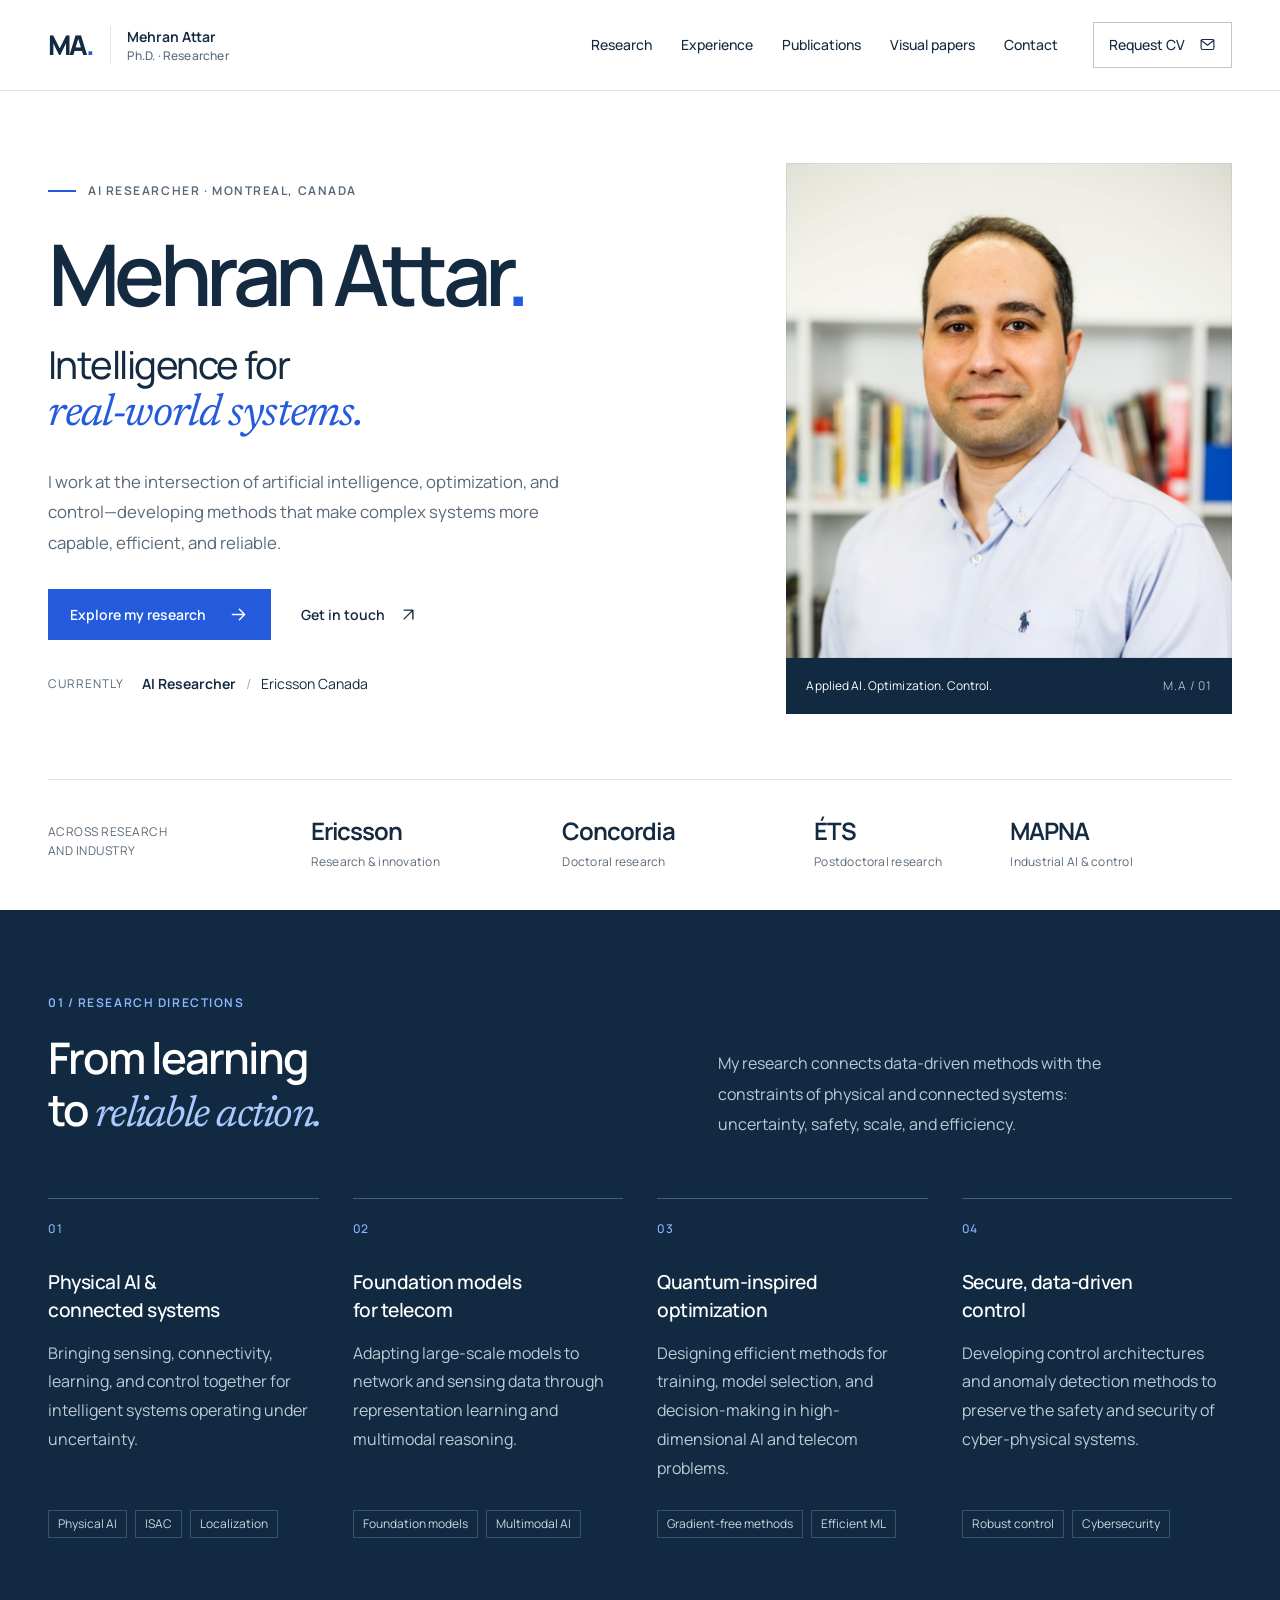
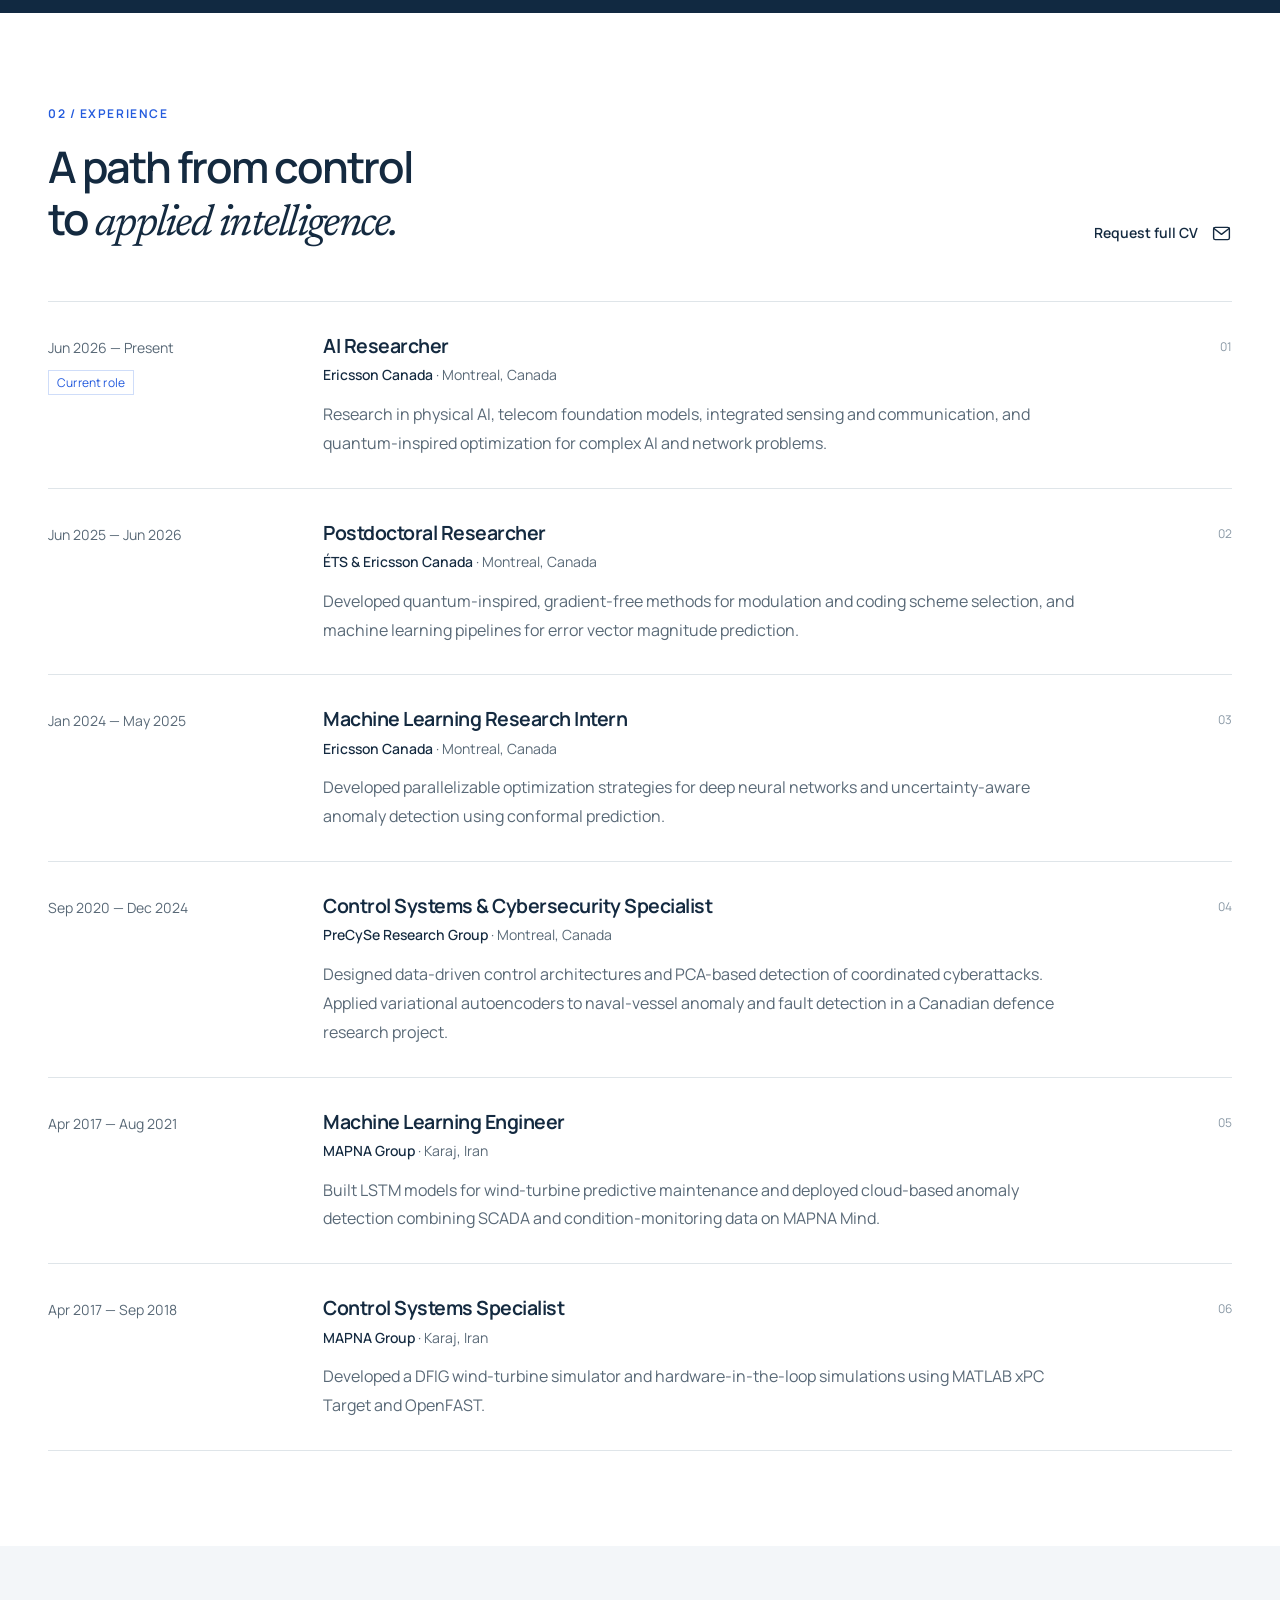
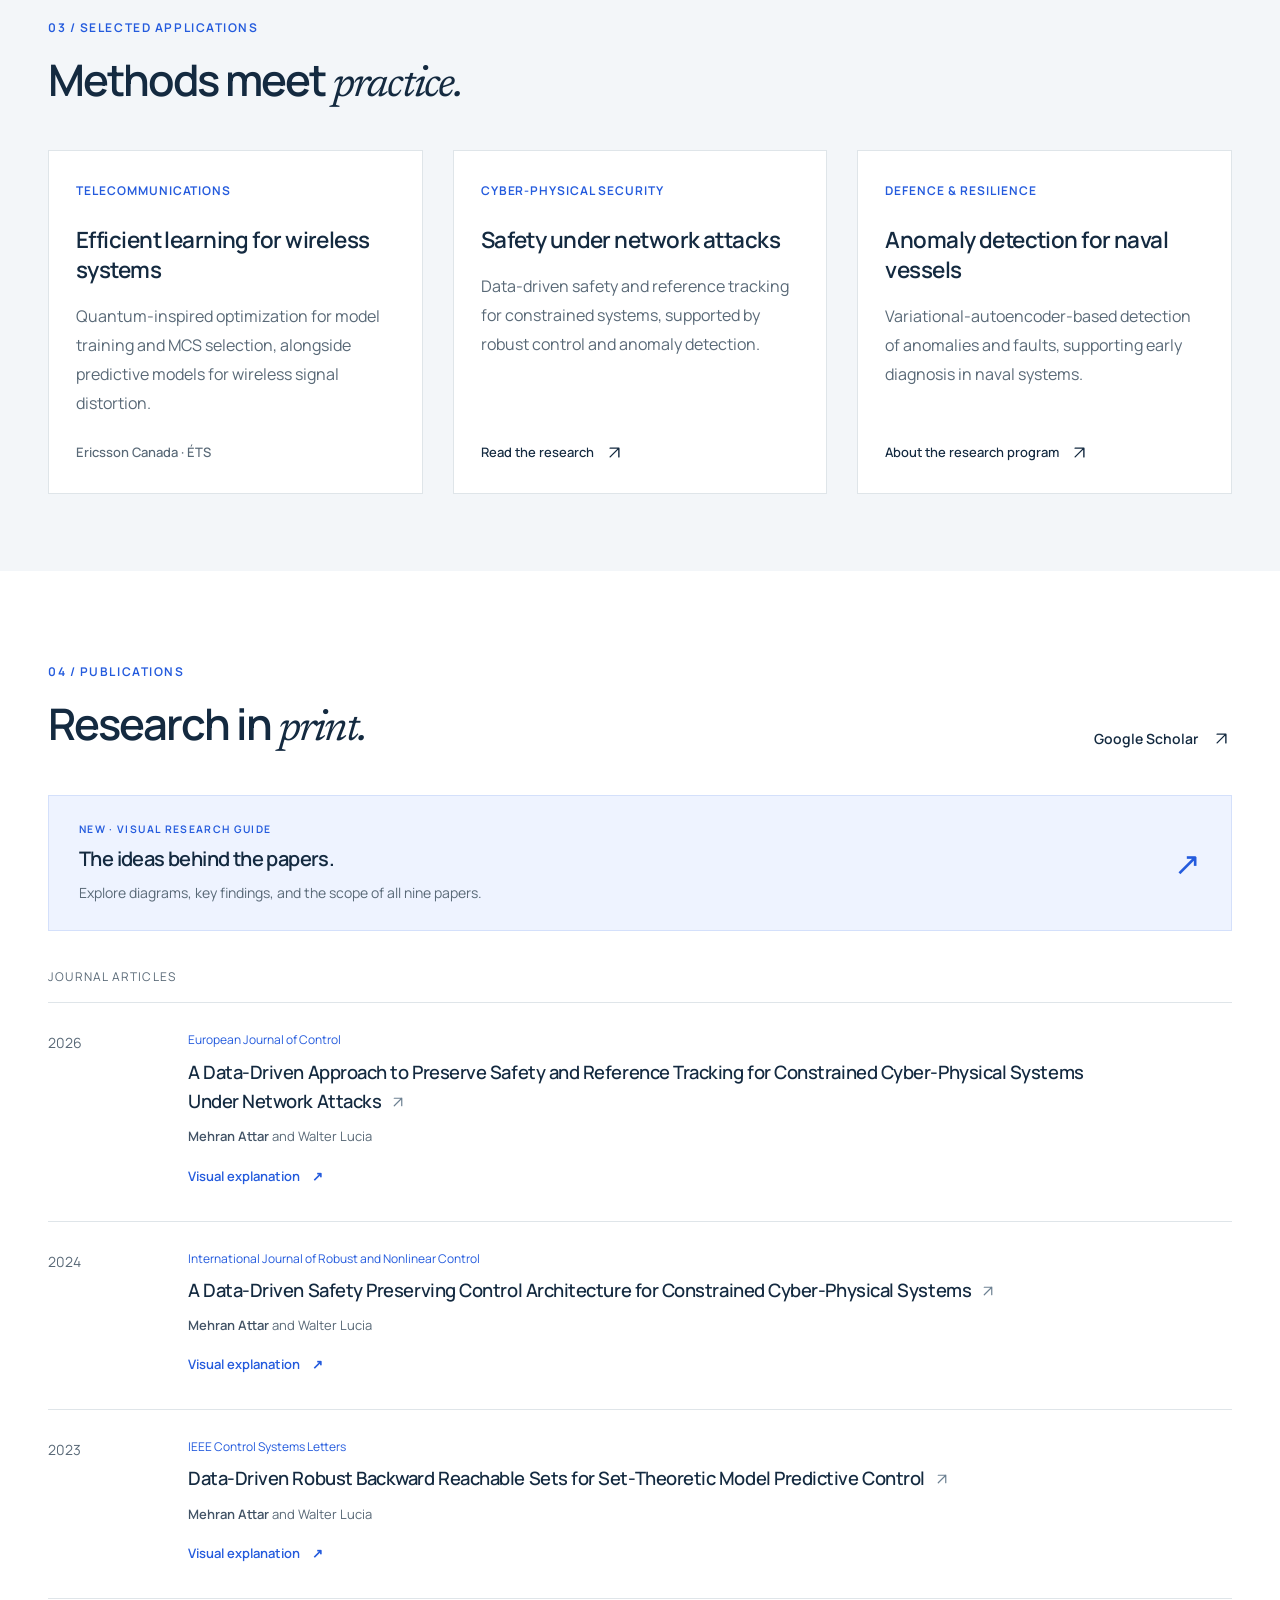
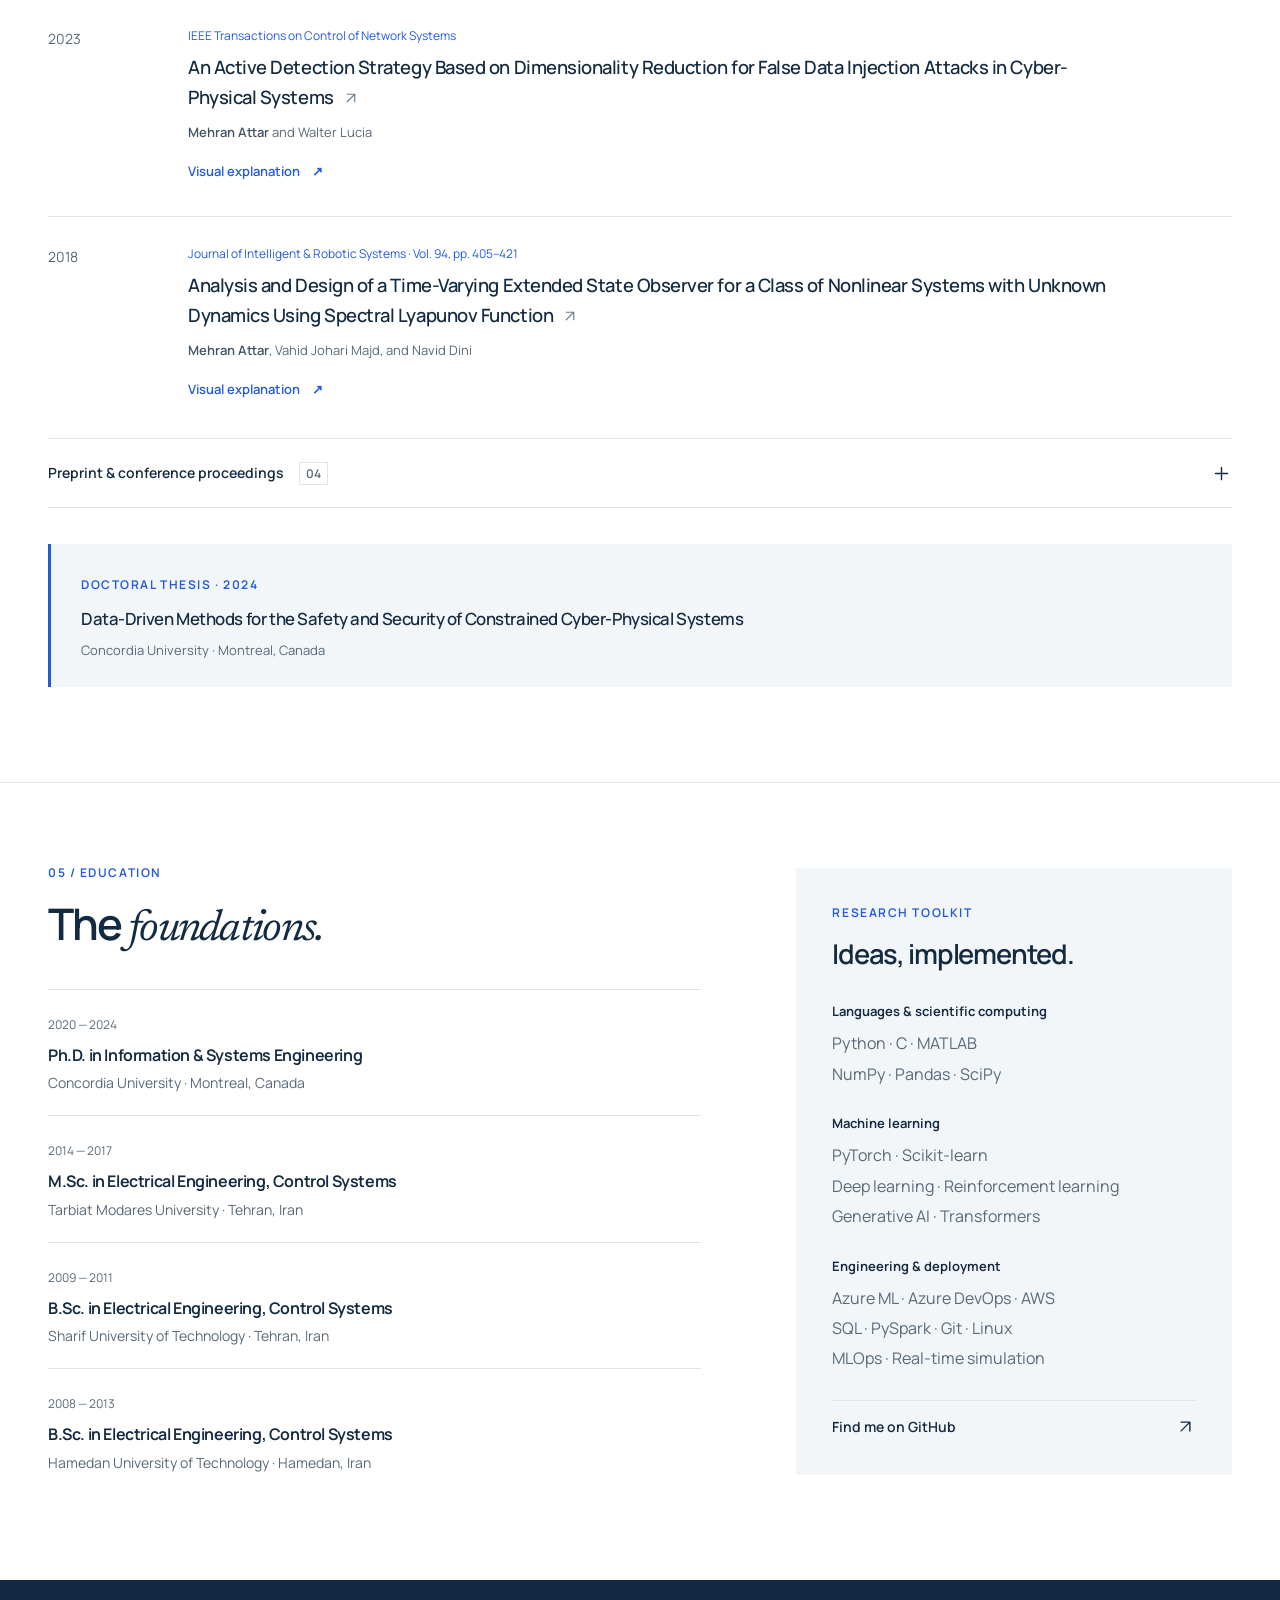
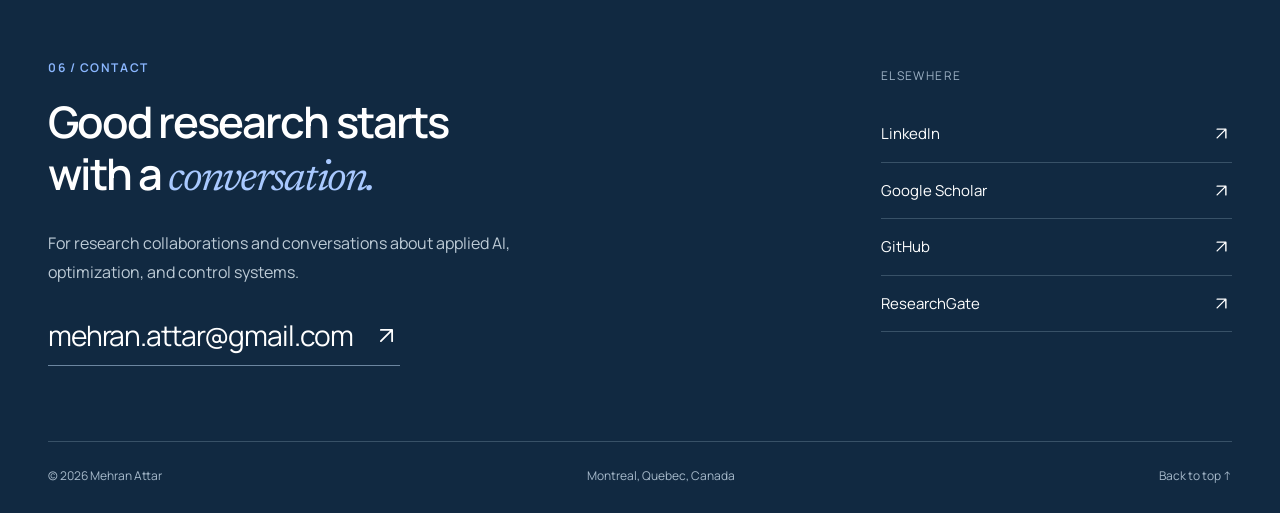
<file: index.html>
<!doctype html>
<html lang="en">
<head>
  <meta charset="utf-8">
  <meta name="viewport" content="width=device-width, initial-scale=1">
  <meta name="theme-color" content="#112941">
  <title>Mehran Attar, Ph.D. | AI, Optimization & Control</title>
  <meta name="description" content="Mehran Attar is an AI Researcher at Ericsson Canada in Montreal, working on physical AI, telecom foundation models, quantum-inspired optimization, and secure control systems.">
  <meta property="og:type" content="website">
  <meta property="og:title" content="Mehran Attar, Ph.D. | AI, Optimization & Control">
  <meta property="og:description" content="Research connecting artificial intelligence, optimization, and control with reliable real-world systems.">
  <link rel="icon" type="image/svg+xml" href="data:image/svg+xml,%3Csvg xmlns='http://www.w3.org/2000/svg' viewBox='0 0 40 40'%3E%3Crect width='40' height='40' rx='8' fill='%23112941'/%3E%3Cpath d='M8 28V12l8 10 8-10v16M28 28h5' stroke='%23ffffff' stroke-width='3' fill='none'/%3E%3C/svg%3E">
  <link rel="stylesheet" href="assets/style.css">
  <link rel="stylesheet" href="assets/papers.css">
  <script defer src="assets/site.js"></script>
</head>
<body>
  <a class="skip-link" href="#main">Skip to content</a>
  <svg class="icon-definitions" aria-hidden="true" xmlns="http://www.w3.org/2000/svg"><defs>
    <symbol id="i-arrow" viewBox="0 0 24 24"><path d="M5 12h14m-6-6 6 6-6 6"/></symbol>
    <symbol id="i-external" viewBox="0 0 24 24"><path d="M7 17 17 7M7 7h10v10"/></symbol>
    <symbol id="i-download" viewBox="0 0 24 24"><path d="M12 3v12m-5-5 5 5 5-5M5 16v5h14v-5"/></symbol>
    <symbol id="i-mail" viewBox="0 0 24 24"><rect x="3" y="5" width="18" height="14" rx="2"/><path d="m3 6 9 7 9-7"/></symbol>
    <symbol id="i-plus" viewBox="0 0 24 24"><path d="M5 12h14M12 5v14"/></symbol>
  </defs></svg>

  <header class="site-header">
    <div class="shell header-inner">
      <a class="brand" href="#about" aria-label="Mehran Attar, home"><span class="brand-mark">MA<span>.</span></span><span class="brand-name">Mehran Attar<span>Ph.D. · Researcher</span></span></a>
      <button class="menu-toggle" type="button" aria-expanded="false" aria-controls="main-navigation"><span>Menu</span><span class="menu-lines" aria-hidden="true"></span></button>
      <nav class="main-nav" id="main-navigation" aria-label="Main navigation">
        <a href="#research">Research</a><a href="#experience">Experience</a><a href="#publications">Publications</a><a href="papers.html">Visual papers</a><a href="#contact">Contact</a>
        <a class="nav-cv" href="mailto:mehran.attar@gmail.com?subject=CV%20request">Request CV<svg class="icon" aria-hidden="true"><use href="#i-mail"/></svg></a>
      </nav>
    </div>
  </header>

  <main id="main">
    <section class="hero shell" id="about" aria-labelledby="hero-title">
      <div class="hero-copy">
        <p class="eyebrow"><span class="small-rule"></span> AI researcher · Montreal, Canada</p>
        <h1 id="hero-title">Mehran Attar<span class="accent">.</span></h1>
        <p class="hero-statement">Intelligence for<br><em>real-world systems.</em></p>
        <p class="hero-description">I work at the intersection of artificial intelligence, optimization, and control—developing methods that make complex systems more capable, efficient, and reliable.</p>
        <div class="hero-actions"><a class="button button-primary" href="#research">Explore my research<svg class="icon" aria-hidden="true"><use href="#i-arrow"/></svg></a><a class="text-link" href="mailto:mehran.attar@gmail.com">Get in touch<svg class="icon" aria-hidden="true"><use href="#i-external"/></svg></a></div>
        <div class="hero-current"><span class="current-label">Currently</span><p><strong>AI Researcher</strong><span class="divider">/</span>Ericsson Canada</p></div>
      </div>
      <figure class="portrait">
        <div class="portrait-image"><img src="assets/mehran.jpg" alt="Mehran Attar" width="992" height="1068" fetchpriority="high"></div>
        <figcaption><span>Applied AI. Optimization. Control.</span><span class="portrait-index">M.A / 01</span></figcaption>
      </figure>
    </section>

    <div class="affiliations shell" aria-label="Research and industry experience">
      <p>Across research<br>and industry</p><span>Ericsson<span class="affiliation-note">Research & innovation</span></span><span>Concordia<span class="affiliation-note">Doctoral research</span></span><span>ÉTS<span class="affiliation-note">Postdoctoral research</span></span><span>MAPNA<span class="affiliation-note">Industrial AI & control</span></span>
    </div>

    <section class="research-section" id="research" aria-labelledby="research-heading">
      <div class="shell">
        <div class="section-intro"><div><p class="eyebrow">01 / Research directions</p><h2 id="research-heading">From learning<br>to <em>reliable action.</em></h2></div><p>My research connects data-driven methods with the constraints of physical and connected systems: uncertainty, safety, scale, and efficiency.</p></div>
        <div class="research-grid">
          <article class="research-item"><span class="item-number">01</span><h3>Physical AI &<br>connected systems</h3><p>Bringing sensing, connectivity, learning, and control together for intelligent systems operating under uncertainty.</p><div class="topic-tags"><span>Physical AI</span><span>ISAC</span><span>Localization</span></div></article>
          <article class="research-item"><span class="item-number">02</span><h3>Foundation models<br>for telecom</h3><p>Adapting large-scale models to network and sensing data through representation learning and multimodal reasoning.</p><div class="topic-tags"><span>Foundation models</span><span>Multimodal AI</span></div></article>
          <article class="research-item"><span class="item-number">03</span><h3>Quantum-inspired<br>optimization</h3><p>Designing efficient methods for training, model selection, and decision-making in high-dimensional AI and telecom problems.</p><div class="topic-tags"><span>Gradient-free methods</span><span>Efficient ML</span></div></article>
          <article class="research-item"><span class="item-number">04</span><h3>Secure, data-driven<br>control</h3><p>Developing control architectures and anomaly detection methods to preserve the safety and security of cyber-physical systems.</p><div class="topic-tags"><span>Robust control</span><span>Cybersecurity</span></div></article>
        </div>
      </div>
    </section>

    <section class="section shell experience-section" id="experience" aria-labelledby="experience-heading">
      <div class="section-heading"><div><p class="eyebrow">02 / Experience</p><h2 id="experience-heading">A path from control<br>to <em>applied intelligence.</em></h2></div><a class="text-link" href="mailto:mehran.attar@gmail.com?subject=CV%20request">Request full CV<svg class="icon" aria-hidden="true"><use href="#i-mail"/></svg></a></div>
      <div class="experience-list">
        <article class="experience-entry"><div class="experience-period">Jun 2026 — Present<span class="current-badge">Current role</span></div><div class="experience-body"><h3>AI Researcher</h3><p class="organization">Ericsson Canada <span>· Montreal, Canada</span></p><p>Research in physical AI, telecom foundation models, integrated sensing and communication, and quantum-inspired optimization for complex AI and network problems.</p></div><span class="experience-index" aria-hidden="true">01</span></article>
        <article class="experience-entry"><div class="experience-period">Jun 2025 — Jun 2026</div><div class="experience-body"><h3>Postdoctoral Researcher</h3><p class="organization">ÉTS & Ericsson Canada <span>· Montreal, Canada</span></p><p>Developed quantum-inspired, gradient-free methods for modulation and coding scheme selection, and machine learning pipelines for error vector magnitude prediction.</p></div><span class="experience-index" aria-hidden="true">02</span></article>
        <article class="experience-entry"><div class="experience-period">Jan 2024 — May 2025</div><div class="experience-body"><h3>Machine Learning Research Intern</h3><p class="organization">Ericsson Canada <span>· Montreal, Canada</span></p><p>Developed parallelizable optimization strategies for deep neural networks and uncertainty-aware anomaly detection using conformal prediction.</p></div><span class="experience-index" aria-hidden="true">03</span></article>
        <article class="experience-entry"><div class="experience-period">Sep 2020 — Dec 2024</div><div class="experience-body"><h3>Control Systems & Cybersecurity Specialist</h3><p class="organization">PreCySe Research Group <span>· Montreal, Canada</span></p><p>Designed data-driven control architectures and PCA-based detection of coordinated cyberattacks. Applied variational autoencoders to naval-vessel anomaly and fault detection in a Canadian defence research project.</p></div><span class="experience-index" aria-hidden="true">04</span></article>
        <article class="experience-entry"><div class="experience-period">Apr 2017 — Aug 2021</div><div class="experience-body"><h3>Machine Learning Engineer</h3><p class="organization">MAPNA Group <span>· Karaj, Iran</span></p><p>Built LSTM models for wind-turbine predictive maintenance and deployed cloud-based anomaly detection combining SCADA and condition-monitoring data on MAPNA Mind.</p></div><span class="experience-index" aria-hidden="true">05</span></article>
        <article class="experience-entry"><div class="experience-period">Apr 2017 — Sep 2018</div><div class="experience-body"><h3>Control Systems Specialist</h3><p class="organization">MAPNA Group <span>· Karaj, Iran</span></p><p>Developed a DFIG wind-turbine simulator and hardware-in-the-loop simulations using MATLAB xPC Target and OpenFAST.</p></div><span class="experience-index" aria-hidden="true">06</span></article>
      </div>
    </section>

    <section class="projects-section" id="projects" aria-labelledby="projects-heading">
      <div class="shell"><div class="section-heading"><div><p class="eyebrow">03 / Selected applications</p><h2 id="projects-heading">Methods meet <em>practice.</em></h2></div></div>
        <div class="projects-grid">
          <article class="project"><p class="project-domain">Telecommunications</p><h3>Efficient learning for wireless systems</h3><p>Quantum-inspired optimization for model training and MCS selection, alongside predictive models for wireless signal distortion.</p><span class="project-partner">Ericsson Canada · ÉTS</span></article>
          <article class="project"><p class="project-domain">Cyber-physical security</p><h3>Safety under network attacks</h3><p>Data-driven safety and reference tracking for constrained systems, supported by robust control and anomaly detection.</p><a class="project-link" href="https://www.sciencedirect.com/science/article/pii/S0947358026002141" target="_blank" rel="noopener noreferrer">Read the research<svg class="icon" aria-hidden="true"><use href="#i-external"/></svg></a></article>
          <article class="project"><p class="project-domain">Defence & resilience</p><h3>Anomaly detection for naval vessels</h3><p>Variational-autoencoder-based detection of anomalies and faults, supporting early diagnosis in naval systems.</p><a class="project-link" href="https://www.concordia.ca/news/stories/2022/11/21/the-department-of-national-defence-awards-concordia-researcher-1-m-to-develop-new-strategies-against-cyberattacks.html" target="_blank" rel="noopener noreferrer">About the research program<svg class="icon" aria-hidden="true"><use href="#i-external"/></svg></a></article>
        </div>
      </div>
    </section>

    <section class="section shell publications-section" id="publications" aria-labelledby="publications-heading">
      <div class="section-heading"><div><p class="eyebrow">04 / Publications</p><h2 id="publications-heading">Research in <em>print.</em></h2></div><a class="text-link" href="https://scholar.google.com/citations?user=nnLTy-oAAAAJ&hl=en" target="_blank" rel="noopener noreferrer">Google Scholar<svg class="icon" aria-hidden="true"><use href="#i-external"/></svg></a></div>
      <a class="visual-papers-banner" href="papers.html"><span><span class="eyebrow">New · Visual research guide</span><strong>The ideas behind the papers.</strong><span>Explore diagrams, key findings, and the scope of all nine papers.</span></span><span class="visual-papers-arrow" aria-hidden="true">↗</span></a>
      <p class="publication-category">Journal articles</p>
      <ol class="publication-list">
        <li class="publication"><span class="publication-year">2026</span><div><div class="publication-meta"><span>European Journal of Control</span></div><h3><a href="https://www.sciencedirect.com/science/article/pii/S0947358026002141" target="_blank" rel="noopener noreferrer">A Data-Driven Approach to Preserve Safety and Reference Tracking for Constrained Cyber-Physical Systems Under Network Attacks<svg class="icon" aria-hidden="true"><use href="#i-external"/></svg></a></h3><p class="authors"><strong>Mehran Attar</strong> and Walter Lucia</p><a class="publication-visual-link" href="papers.html#safe-tracking">Visual explanation <span aria-hidden="true">↗</span></a></div></li>
        <li class="publication"><span class="publication-year">2024</span><div><div class="publication-meta"><span>International Journal of Robust and Nonlinear Control</span></div><h3><a href="https://arxiv.org/abs/2312.00658" target="_blank" rel="noopener noreferrer">A Data-Driven Safety Preserving Control Architecture for Constrained Cyber-Physical Systems<svg class="icon" aria-hidden="true"><use href="#i-external"/></svg></a></h3><p class="authors"><strong>Mehran Attar</strong> and Walter Lucia</p><a class="publication-visual-link" href="papers.html#safety-architecture">Visual explanation <span aria-hidden="true">↗</span></a></div></li>
        <li class="publication"><span class="publication-year">2023</span><div><div class="publication-meta"><span>IEEE Control Systems Letters</span></div><h3><a href="https://ieeexplore.ieee.org/abstract/document/10153604" target="_blank" rel="noopener noreferrer">Data-Driven Robust Backward Reachable Sets for Set-Theoretic Model Predictive Control<svg class="icon" aria-hidden="true"><use href="#i-external"/></svg></a></h3><p class="authors"><strong>Mehran Attar</strong> and Walter Lucia</p><a class="publication-visual-link" href="papers.html#backward-sets">Visual explanation <span aria-hidden="true">↗</span></a></div></li>
        <li class="publication"><span class="publication-year">2023</span><div><div class="publication-meta"><span>IEEE Transactions on Control of Network Systems</span></div><h3><a href="https://ieeexplore.ieee.org/abstract/document/10042059" target="_blank" rel="noopener noreferrer">An Active Detection Strategy Based on Dimensionality Reduction for False Data Injection Attacks in Cyber-Physical Systems<svg class="icon" aria-hidden="true"><use href="#i-external"/></svg></a></h3><p class="authors"><strong>Mehran Attar</strong> and Walter Lucia</p><a class="publication-visual-link" href="papers.html#active-detection">Visual explanation <span aria-hidden="true">↗</span></a></div></li>
        <li class="publication"><span class="publication-year">2018</span><div><div class="publication-meta"><span>Journal of Intelligent & Robotic Systems · Vol. 94, pp. 405–421</span></div><h3><a href="https://link.springer.com/article/10.1007/s10846-018-0935-0" target="_blank" rel="noopener noreferrer">Analysis and Design of a Time-Varying Extended State Observer for a Class of Nonlinear Systems with Unknown Dynamics Using Spectral Lyapunov Function<svg class="icon" aria-hidden="true"><use href="#i-external"/></svg></a></h3><p class="authors"><strong>Mehran Attar</strong>, Vahid Johari Majd, and Navid Dini</p><a class="publication-visual-link" href="papers.html#spectral-observer">Visual explanation <span aria-hidden="true">↗</span></a></div></li>
      </ol>
      <details class="publication-details"><summary><span>Preprint & conference proceedings <span class="details-count">04</span></span><svg class="icon" aria-hidden="true"><use href="#i-plus"/></svg></summary>
        <ol class="publication-list">
          <li class="publication"><span class="publication-year">2019</span><div><div class="publication-meta"><span>arXiv preprint · 1905.07727</span></div><h3><a href="https://arxiv.org/abs/1905.07727" target="_blank" rel="noopener noreferrer">Reinforcement Learning for Learning of Dynamical Systems in Uncertain Environment: A Tutorial<svg class="icon" aria-hidden="true"><use href="#i-external"/></svg></a></h3><p class="authors"><strong>Mehran Attar</strong> and Mohammadreza Dabirian</p><a class="publication-visual-link" href="papers.html#rl-tutorial">Visual explanation <span aria-hidden="true">↗</span></a></div></li>
          <li class="publication"><span class="publication-year">2016</span><div><div class="publication-meta"><span>4th International Conference on Robotics and Mechatronics · ICROM</span></div><h3><a href="https://ieeexplore.ieee.org/document/7886827" target="_blank" rel="noopener noreferrer">Estimation of Decentralized Unknown Dynamics for a 2DOF Manipulator Using a Time-Varying Extended State Observer<svg class="icon" aria-hidden="true"><use href="#i-external"/></svg></a></h3><p class="authors"><strong>Mehran Attar</strong>, Vahid Johari Majd, Navid Dini, and Farid Edrisi</p><a class="publication-visual-link" href="papers.html#manipulator-observer">Visual explanation <span aria-hidden="true">↗</span></a></div></li>
          <li class="publication"><span class="publication-year">2016</span><div><div class="publication-meta"><span>4th International Conference on Robotics and Mechatronics · ICROM</span></div><h3><a href="https://ieeexplore.ieee.org/document/7886817" target="_blank" rel="noopener noreferrer">Modifying the Attitude of Quadruped Robot Body against Disturbances via Data Fusion<svg class="icon" aria-hidden="true"><use href="#i-external"/></svg></a></h3><p class="authors">Farid Edrisi, Vahid Johari Majd, <strong>Mehran Attar</strong>, and Navid Dini</p><a class="publication-visual-link" href="papers.html#attitude-fusion">Visual explanation <span aria-hidden="true">↗</span></a></div></li>
          <li class="publication"><span class="publication-year">2016</span><div><div class="publication-meta"><span>4th International Conference on Robotics and Mechatronics · ICROM</span></div><h3><a href="https://ieeexplore.ieee.org/document/7886820" target="_blank" rel="noopener noreferrer">Estimation of External Forces Acting on the Legs of a Quadruped Robot Using Two Nonlinear Disturbance Observers<svg class="icon" aria-hidden="true"><use href="#i-external"/></svg></a></h3><p class="authors">Navid Dini, Vahid Johari Majd, Farid Edrisi, and <strong>Mehran Attar</strong></p><a class="publication-visual-link" href="papers.html#external-forces">Visual explanation <span aria-hidden="true">↗</span></a></div></li>
        </ol>
      </details>
      <aside class="thesis"><span class="eyebrow">Doctoral thesis · 2024</span><h3>Data-Driven Methods for the Safety and Security of Constrained Cyber-Physical Systems</h3><p>Concordia University · Montreal, Canada</p></aside>
    </section>

    <section class="education-section" id="education" aria-labelledby="education-heading"><div class="shell education-layout">
      <div class="education-main"><p class="eyebrow">05 / Education</p><h2 id="education-heading">The <em>foundations.</em></h2>
        <div class="education-list">
          <article class="education-entry"><span>2020 — 2024</span><h3>Ph.D. in Information & Systems Engineering</h3><p>Concordia University · Montreal, Canada</p></article>
          <article class="education-entry"><span>2014 — 2017</span><h3>M.Sc. in Electrical Engineering, Control Systems</h3><p>Tarbiat Modares University · Tehran, Iran</p></article>
          <article class="education-entry"><span>2009 — 2011</span><h3>B.Sc. in Electrical Engineering, Control Systems</h3><p>Sharif University of Technology · Tehran, Iran</p></article>
          <article class="education-entry"><span>2008 — 2013</span><h3>B.Sc. in Electrical Engineering, Control Systems</h3><p>Hamedan University of Technology · Hamedan, Iran</p></article>
        </div>
      </div>
      <aside class="toolkit"><p class="eyebrow">Research toolkit</p><h3>Ideas, implemented.</h3><div class="skill-group"><h4>Languages & scientific computing</h4><p>Python · C · MATLAB<br>NumPy · Pandas · SciPy</p></div><div class="skill-group"><h4>Machine learning</h4><p>PyTorch · Scikit-learn<br>Deep learning · Reinforcement learning<br>Generative AI · Transformers</p></div><div class="skill-group"><h4>Engineering & deployment</h4><p>Azure ML · Azure DevOps · AWS<br>SQL · PySpark · Git · Linux<br>MLOps · Real-time simulation</p></div><a class="text-link" href="https://github.com/attarmehran" target="_blank" rel="noopener noreferrer">Find me on GitHub<svg class="icon" aria-hidden="true"><use href="#i-external"/></svg></a></aside>
    </div></section>

    <section class="contact-section" id="contact" aria-labelledby="contact-heading"><div class="shell">
      <div class="contact-layout"><div><p class="eyebrow">06 / Contact</p><h2 id="contact-heading">Good research starts<br>with a <em>conversation.</em></h2><p class="contact-description">For research collaborations and conversations about applied AI, optimization, and control systems.</p><a class="contact-email" href="mailto:mehran.attar@gmail.com">mehran.attar@gmail.com<svg class="icon" aria-hidden="true"><use href="#i-external"/></svg></a></div><div class="contact-links"><p>Elsewhere</p><a href="https://www.linkedin.com/in/attar-mehran/" target="_blank" rel="noopener noreferrer">LinkedIn<svg class="icon" aria-hidden="true"><use href="#i-external"/></svg></a><a href="https://scholar.google.com/citations?user=nnLTy-oAAAAJ&hl=en" target="_blank" rel="noopener noreferrer">Google Scholar<svg class="icon" aria-hidden="true"><use href="#i-external"/></svg></a><a href="https://github.com/attarmehran" target="_blank" rel="noopener noreferrer">GitHub<svg class="icon" aria-hidden="true"><use href="#i-external"/></svg></a><a href="https://www.researchgate.net/profile/Mehran-Attar?ev=hdr_xprf" target="_blank" rel="noopener noreferrer">ResearchGate<svg class="icon" aria-hidden="true"><use href="#i-external"/></svg></a></div></div>
      <footer class="footer"><p>© <span id="year">2026</span> Mehran Attar</p><p>Montreal, Quebec, Canada</p><a href="#about">Back to top ↑</a></footer>
    </div></section>
  </main>
</body>
</html>
</file>
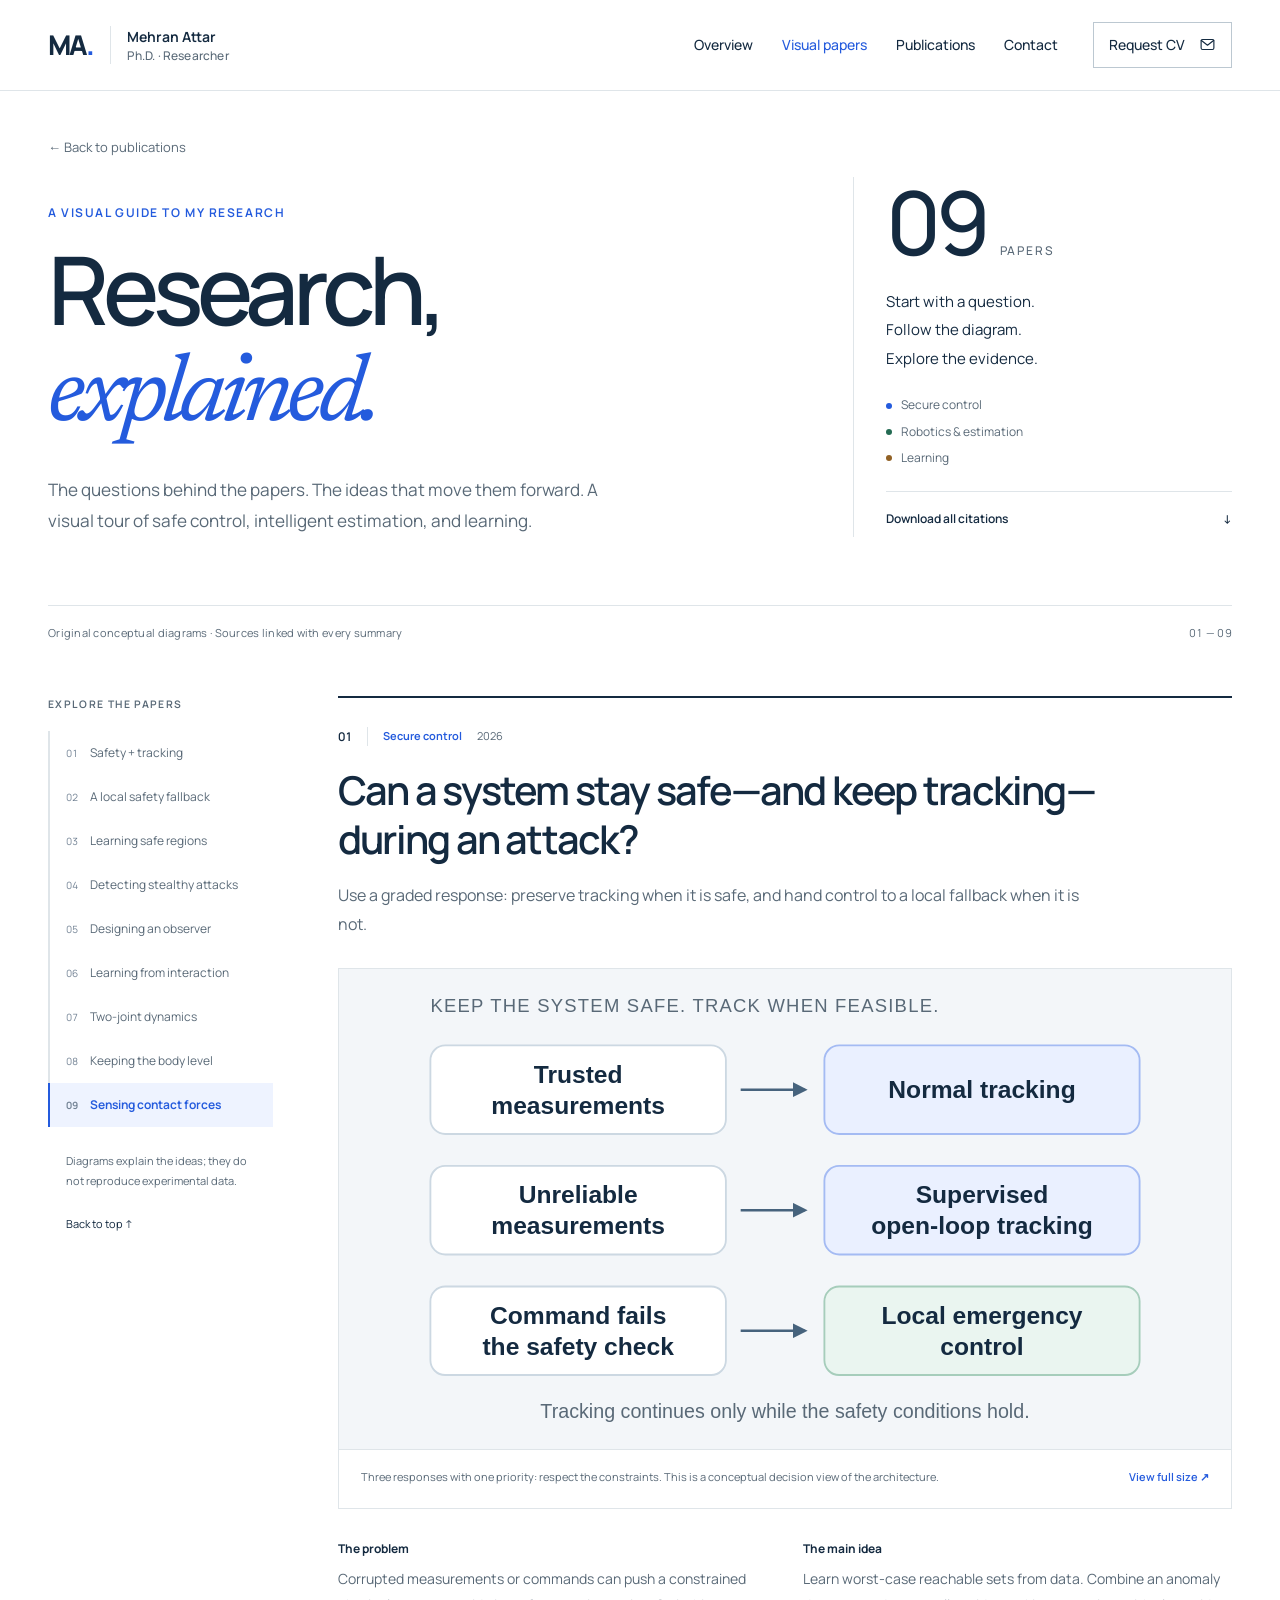
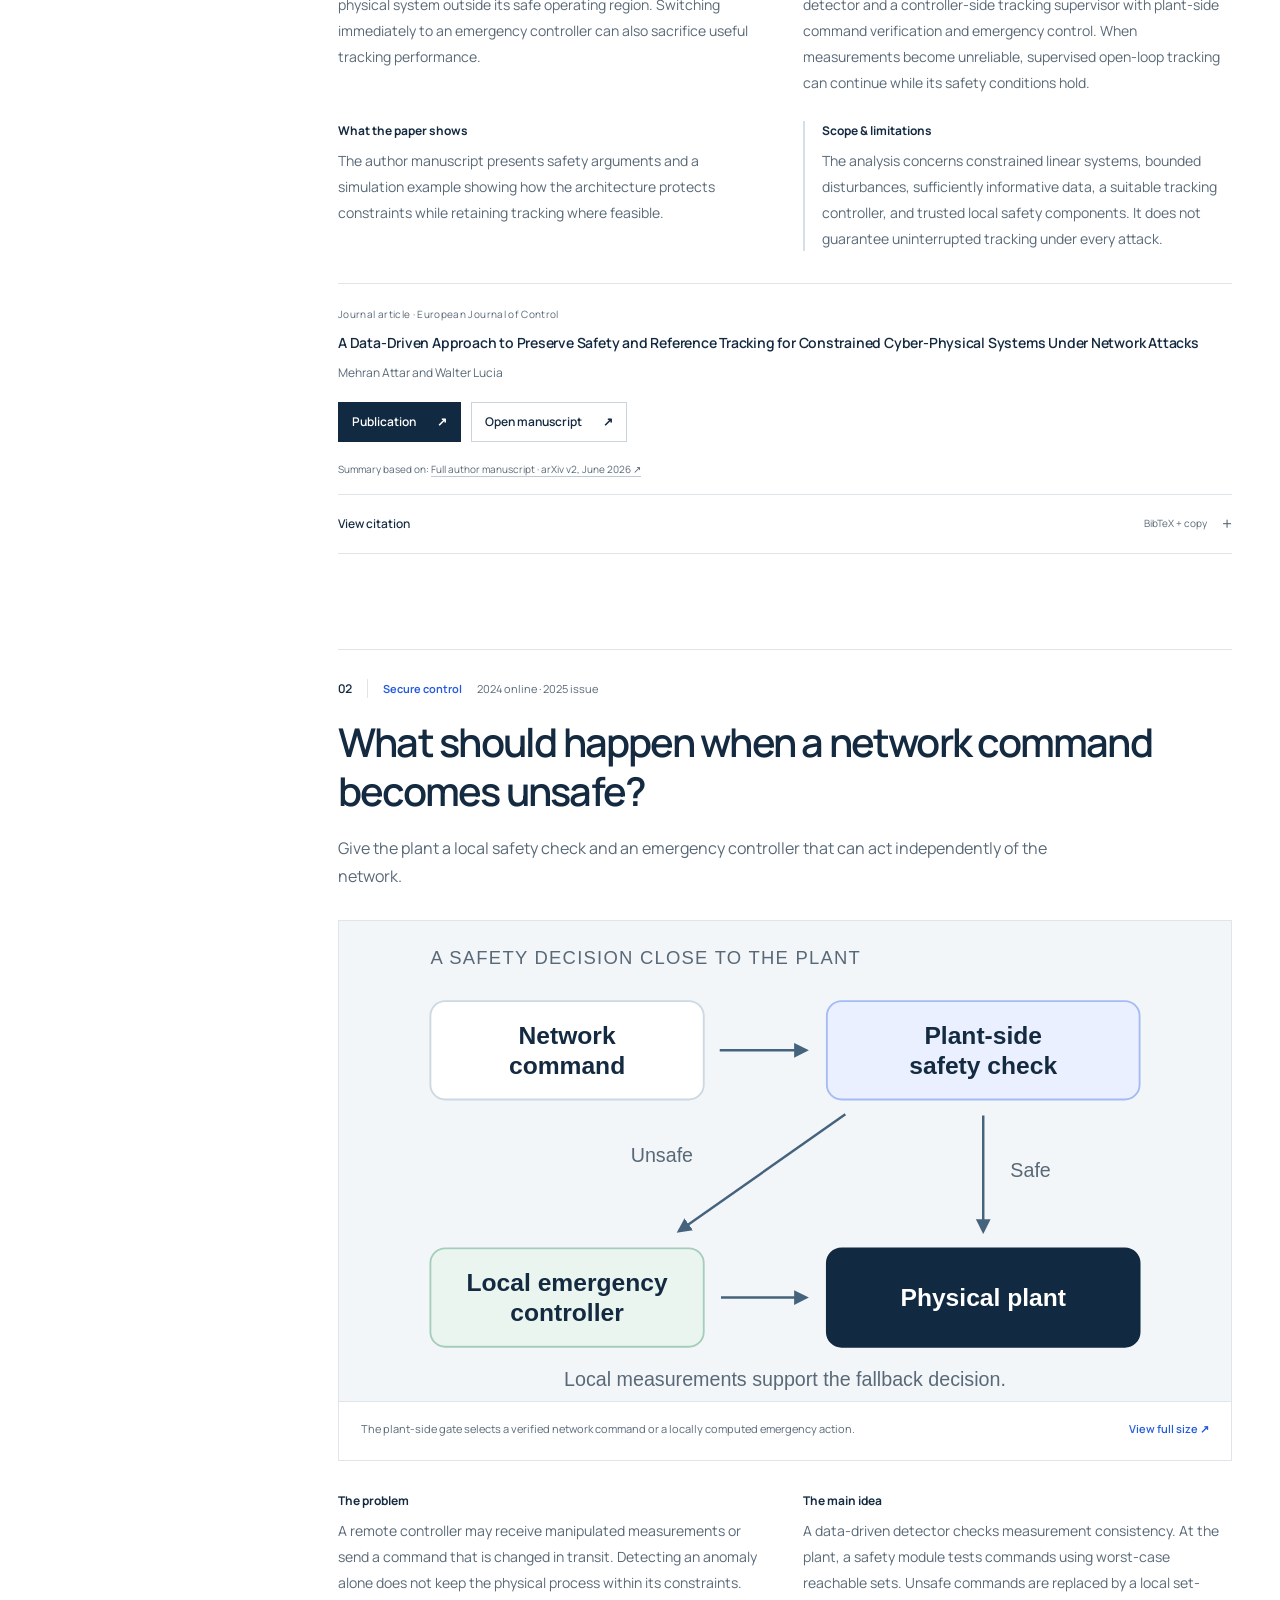
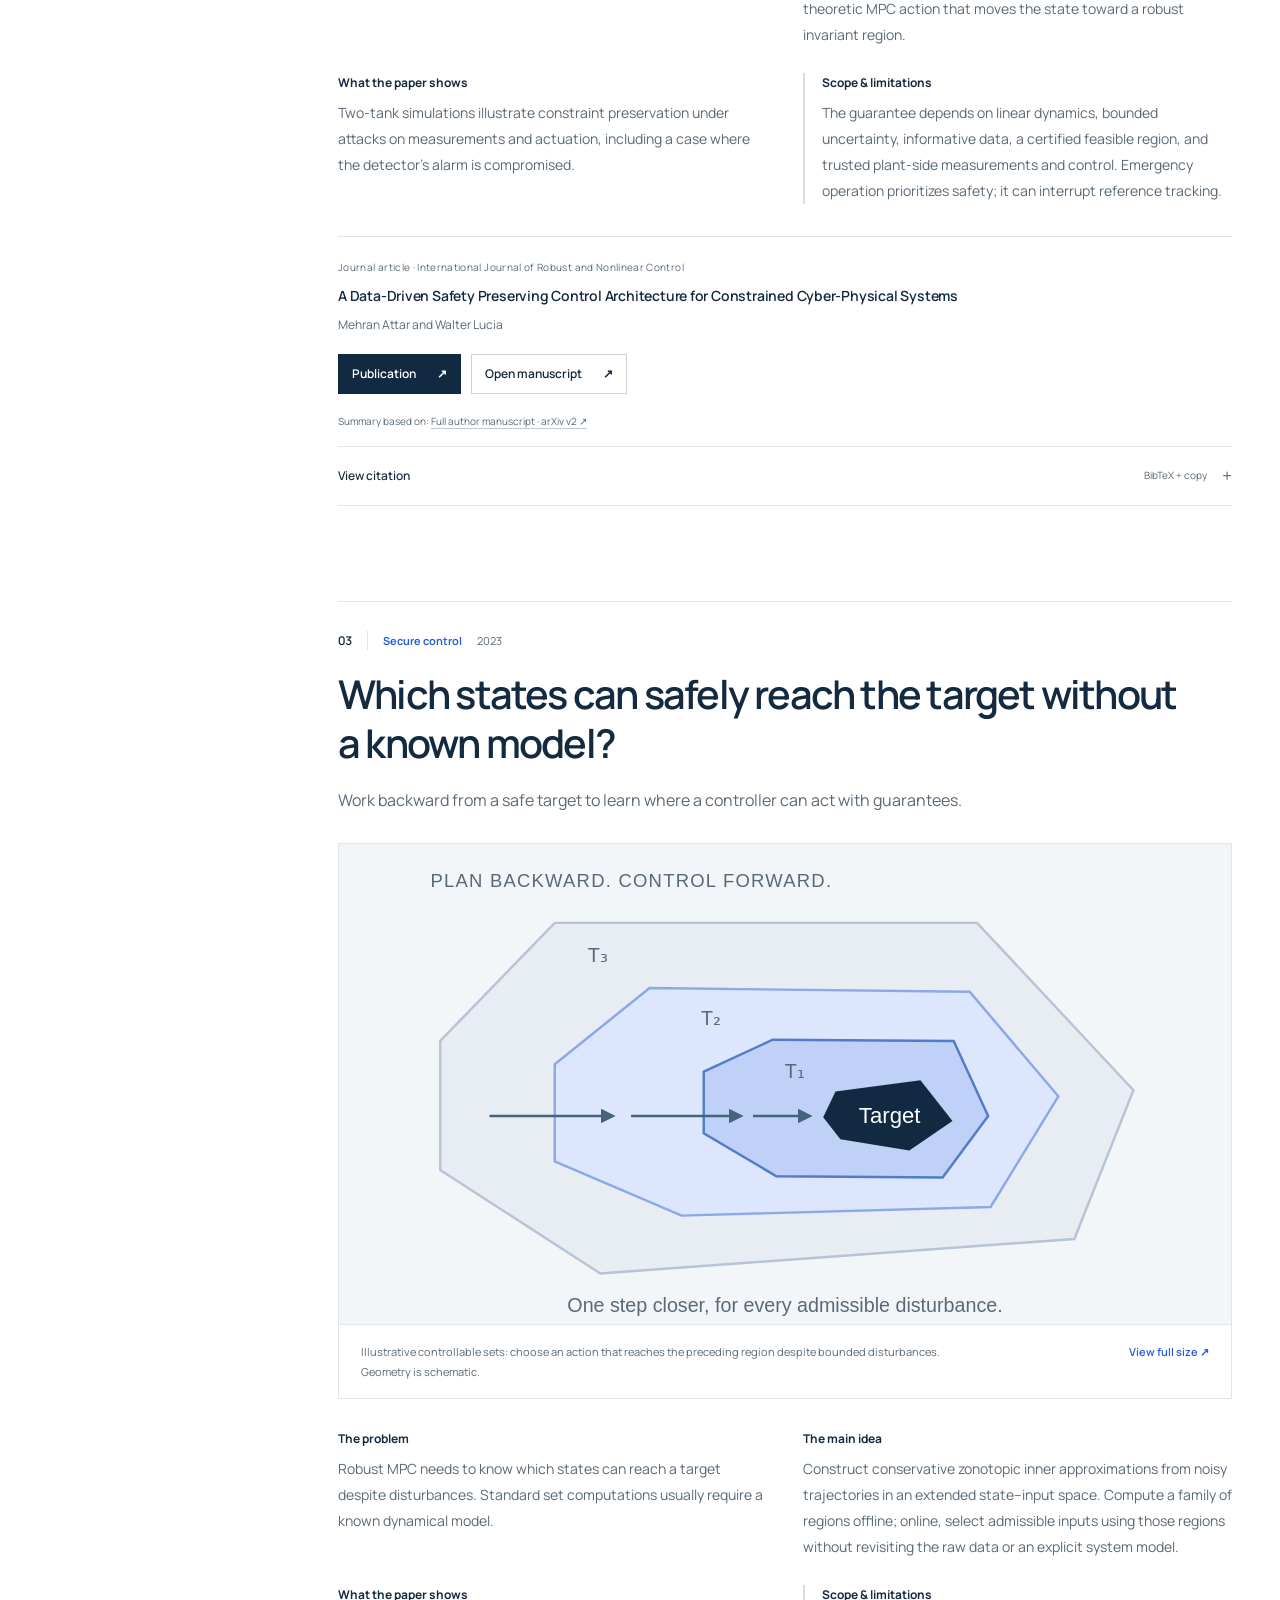
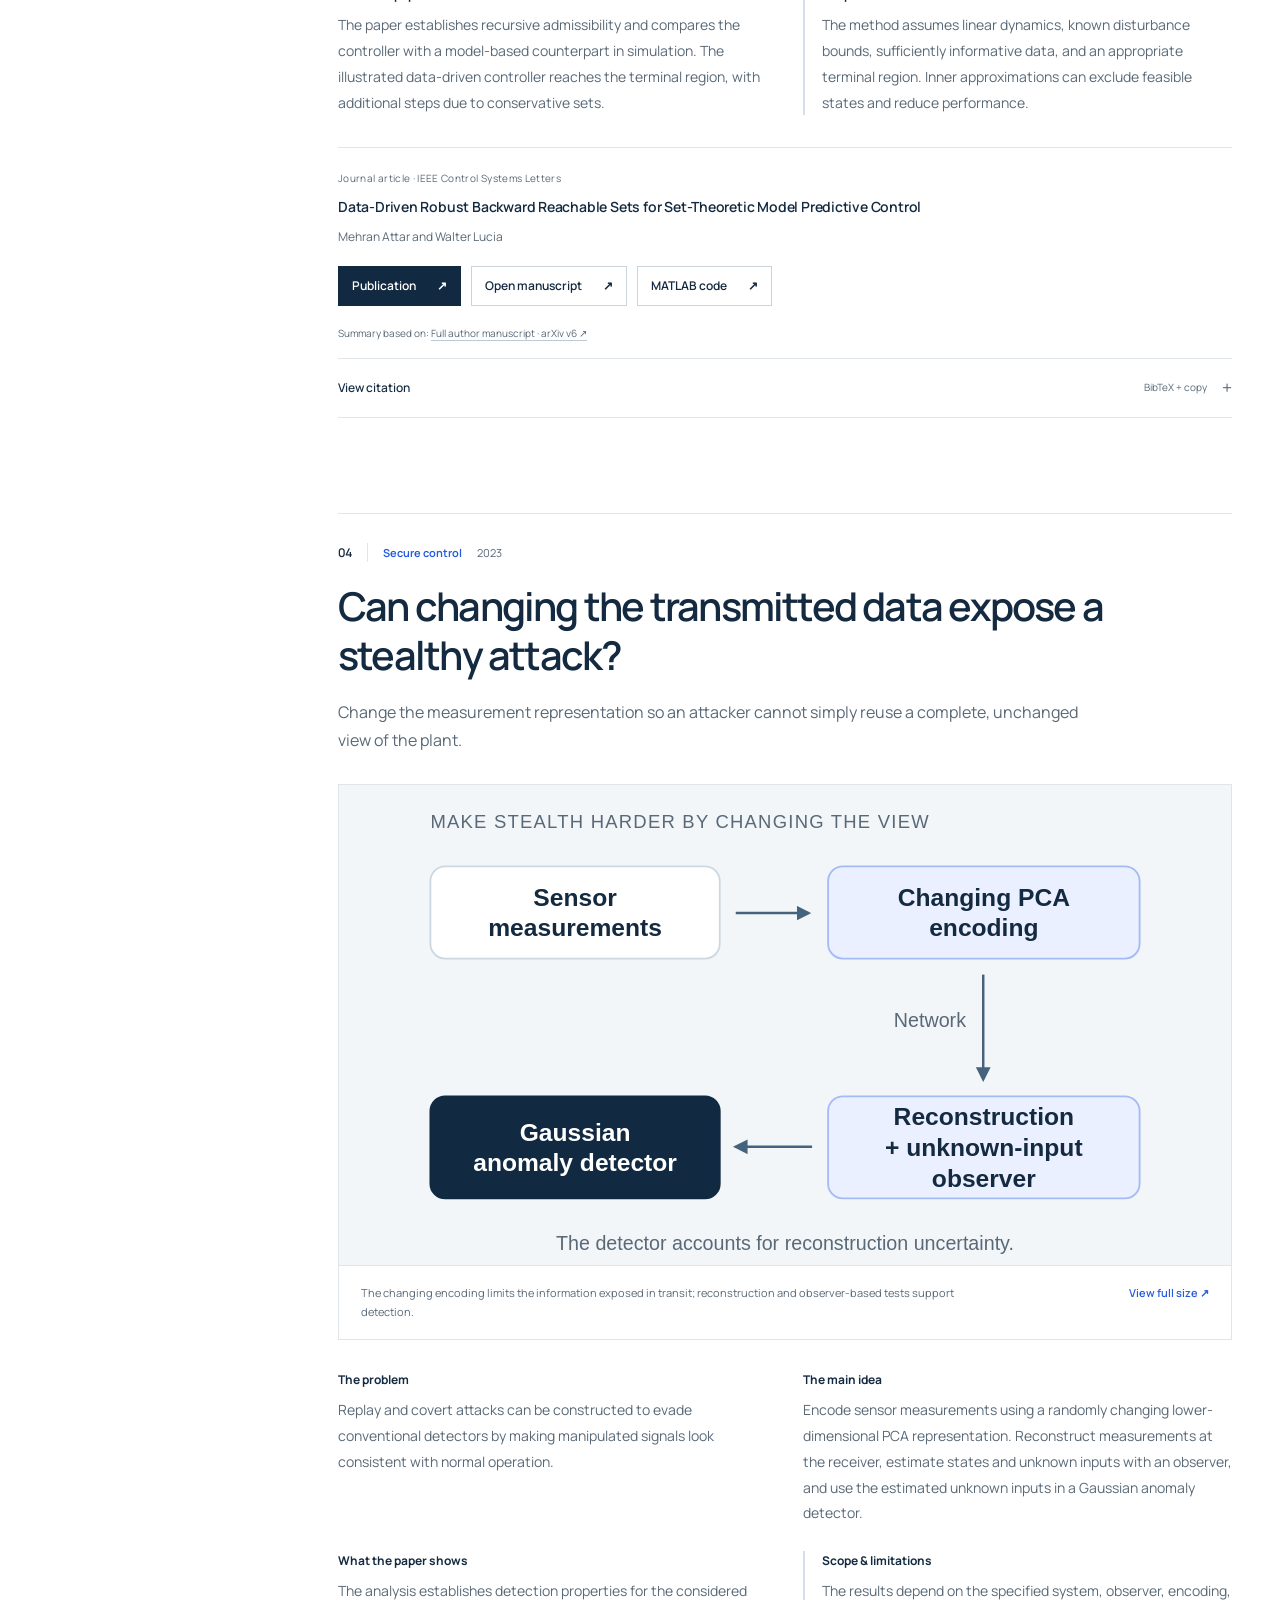
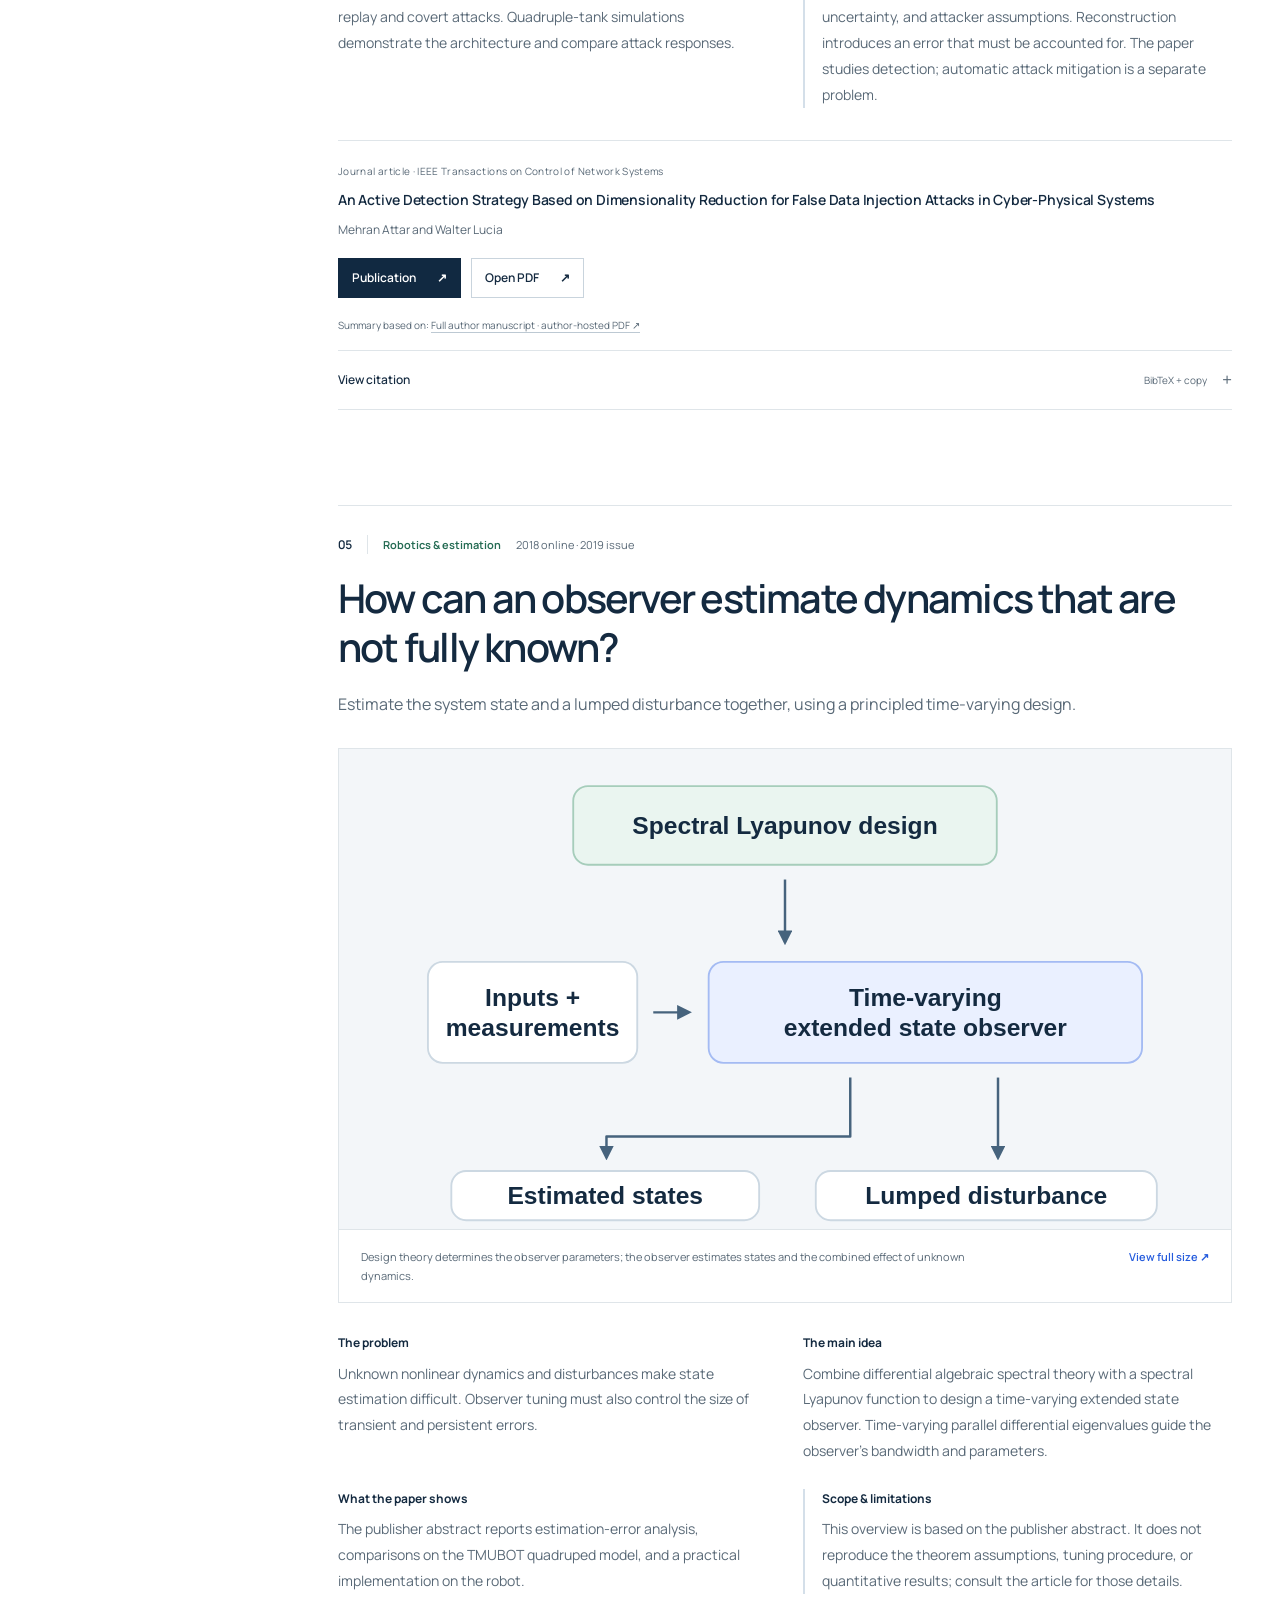
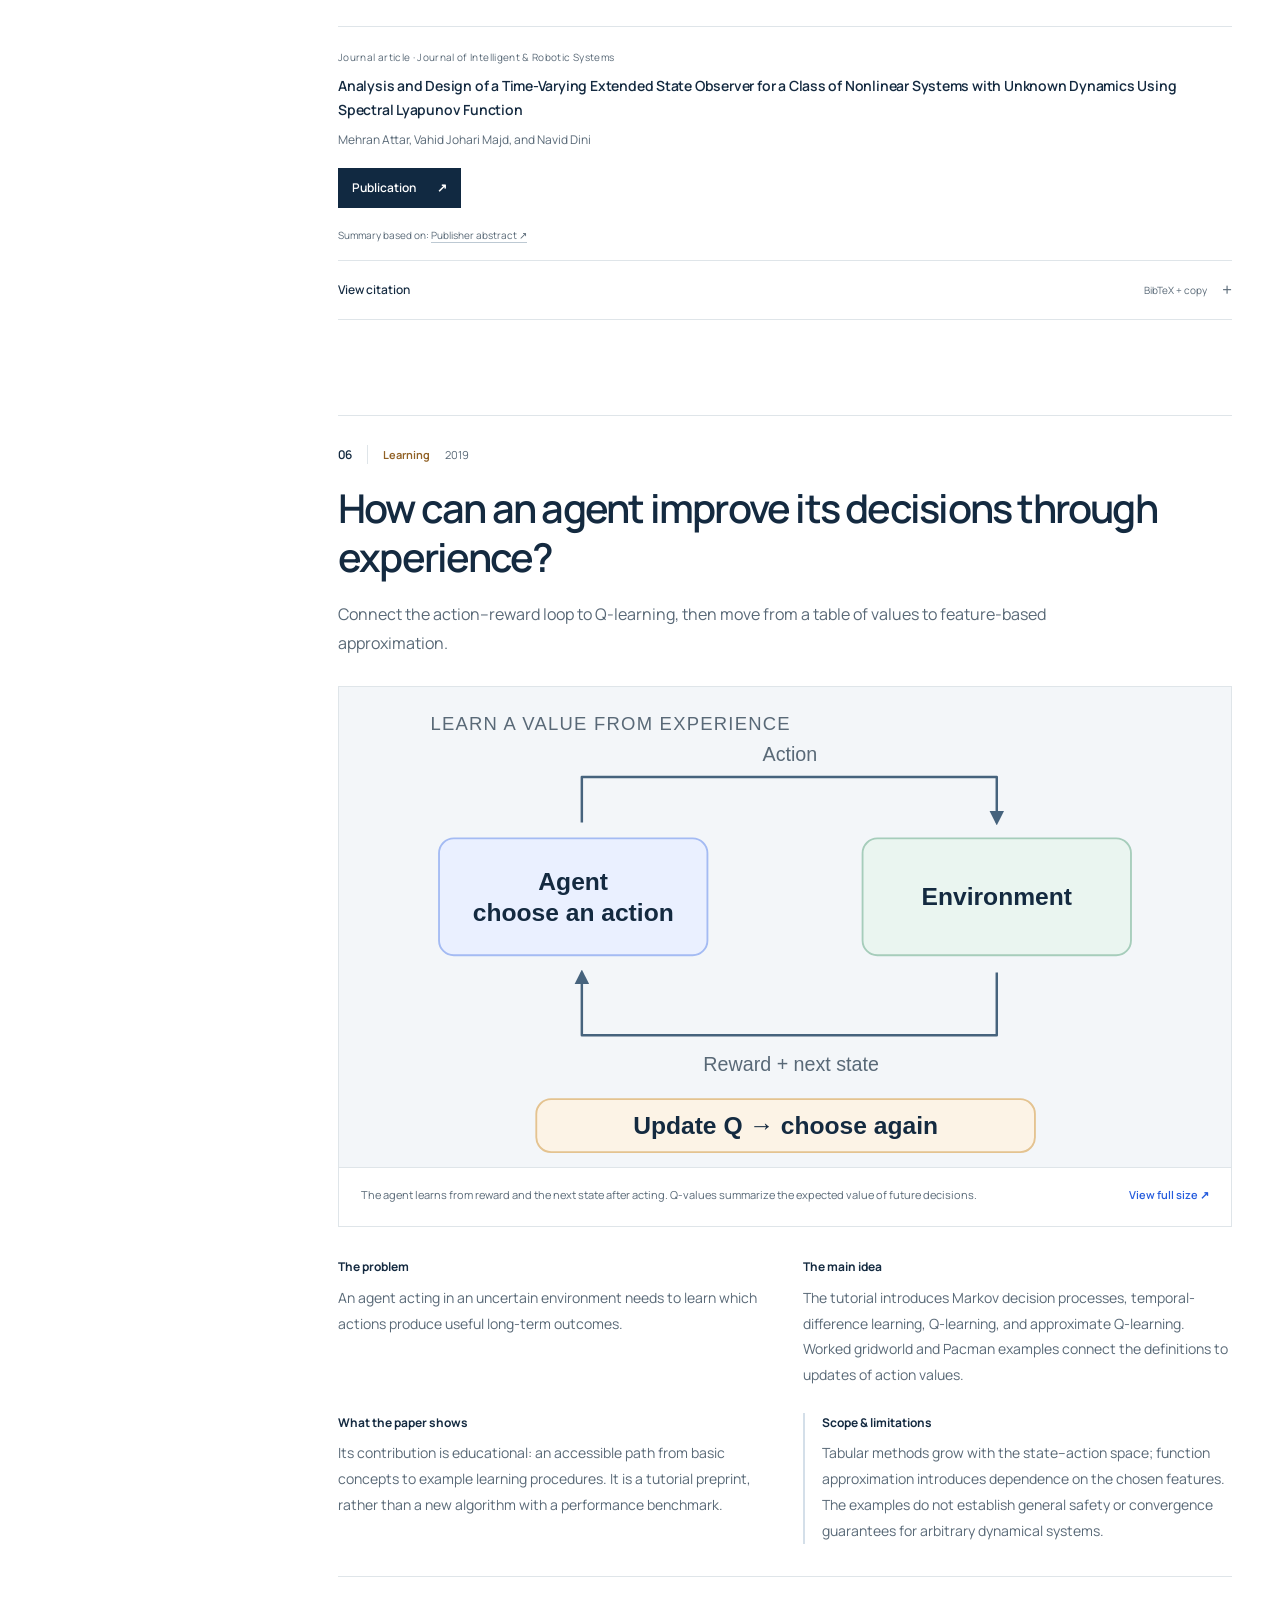
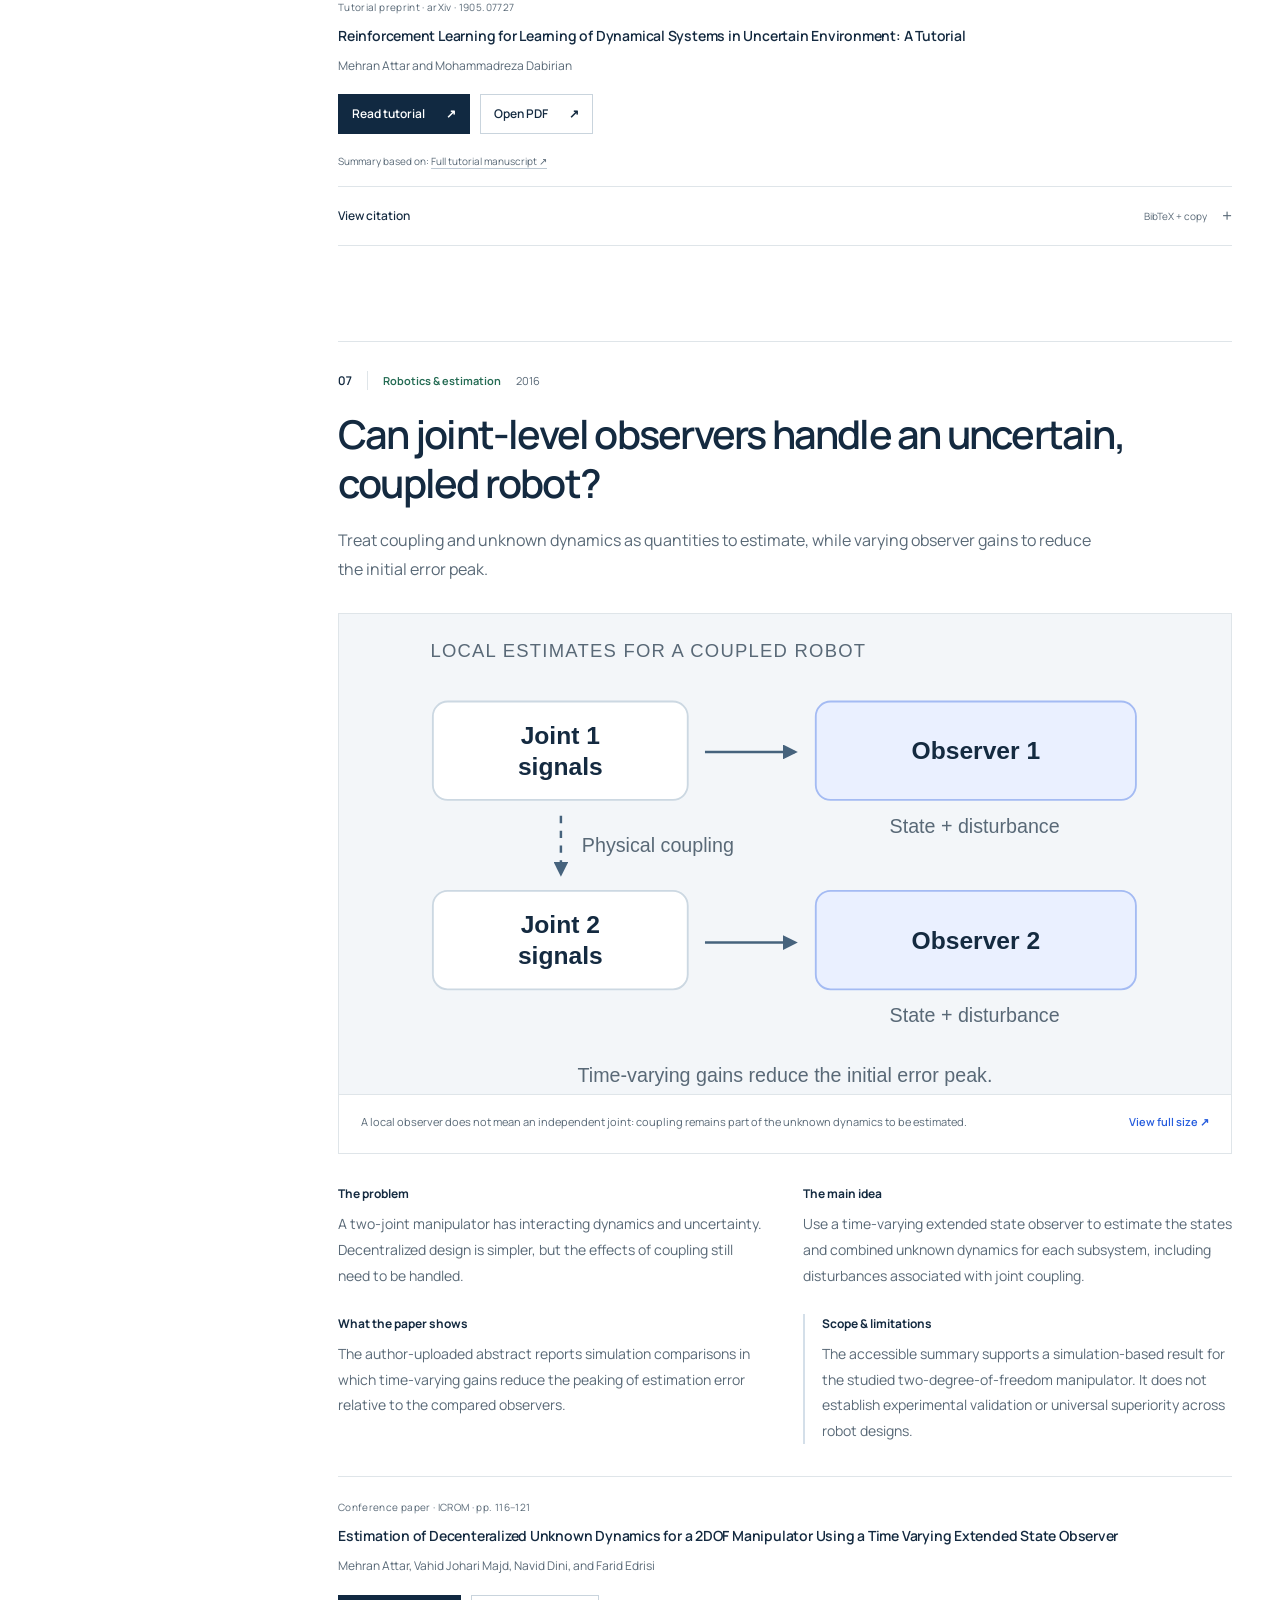
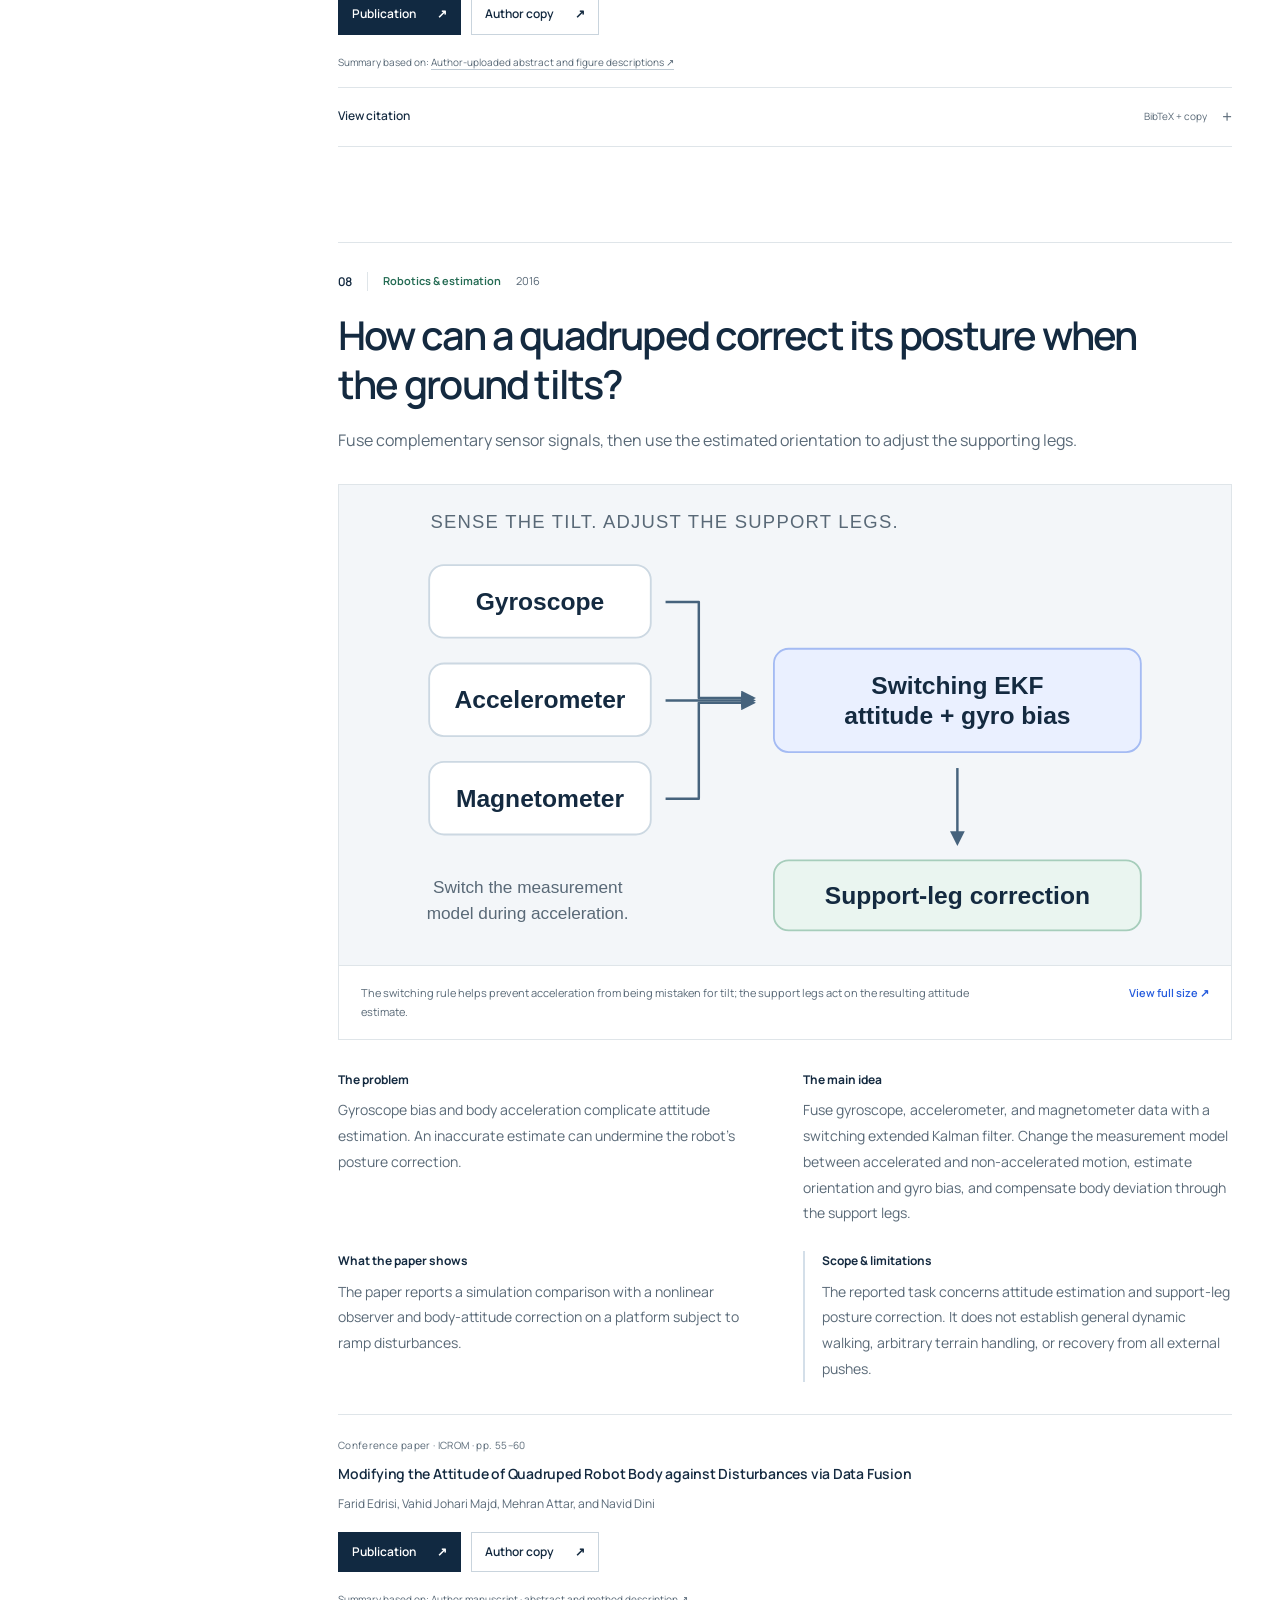
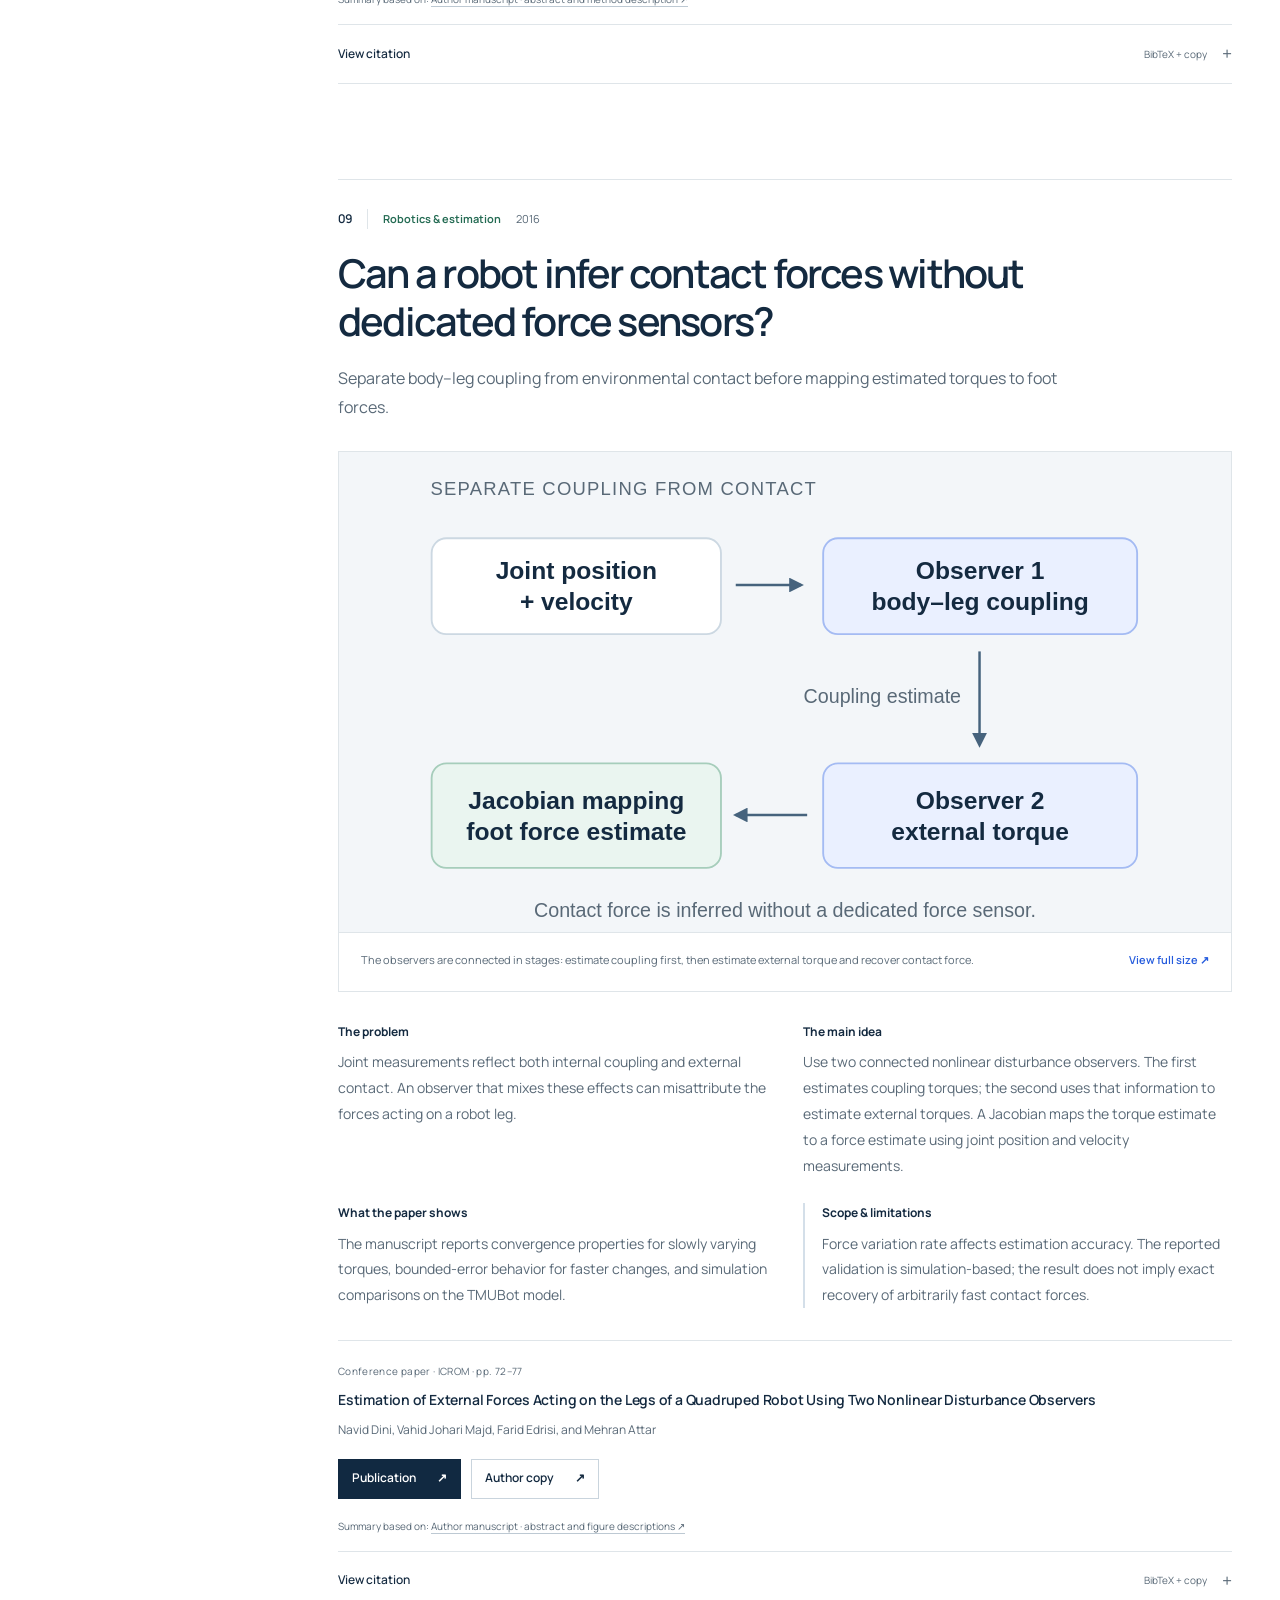
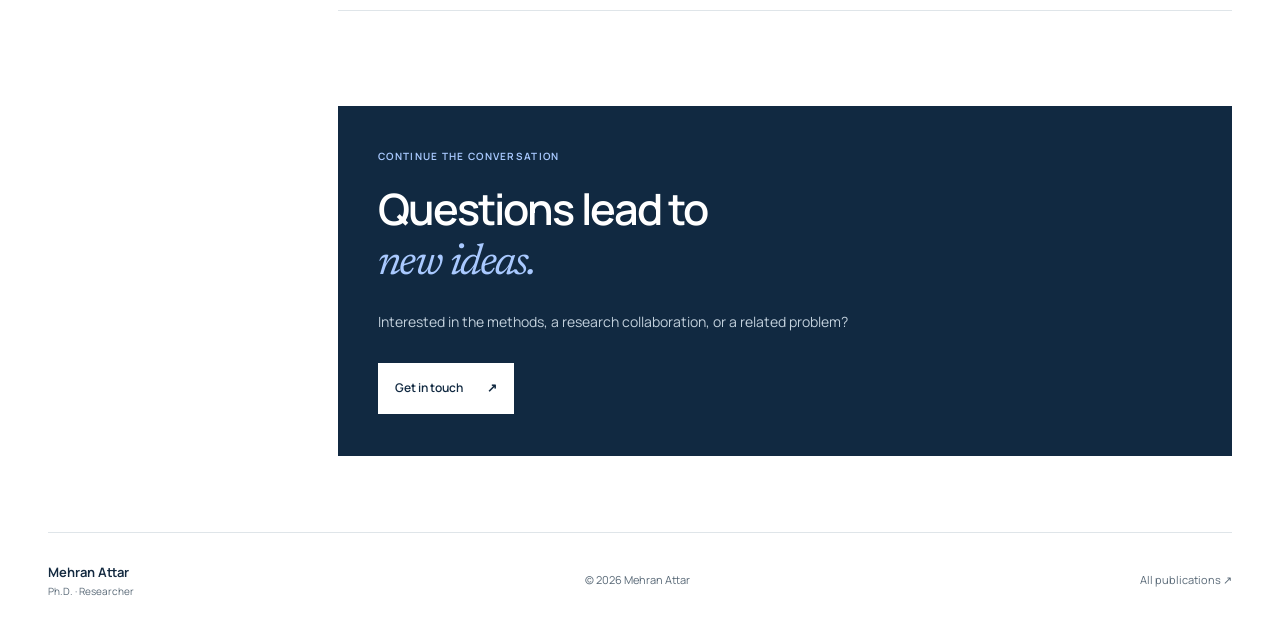
<file: papers.html>
<!doctype html>
<html lang="en"><head><meta charset="utf-8"><meta name="viewport" content="width=device-width, initial-scale=1"><meta name="theme-color" content="#112941">
<title>Research, Explained | Mehran Attar</title><meta name="description" content="Visual guides to nine papers by Mehran Attar: secure control, data-driven safety, robotics, state estimation, and reinforcement learning. Explore the problem, method, findings, and limitations.">
<link rel="canonical" href="https://attarmehran.github.io/papers.html"><meta property="og:type" content="website"><meta property="og:title" content="Research, explained — Mehran Attar"><meta property="og:description" content="Nine papers. The questions, the ideas, and the evidence—explained visually."><meta property="og:url" content="https://attarmehran.github.io/papers.html"><meta property="og:image" content="https://attarmehran.github.io/assets/mehran.jpg">
<link rel="stylesheet" href="assets/style.css"><link rel="stylesheet" href="assets/papers.css"><link rel="icon" href="assets/favicon.svg" type="image/svg+xml"><script src="assets/site.js" defer></script><script src="assets/papers.js" defer></script></head>
<body class="papers-page"><a class="skip-link" href="#main-content">Skip to content</a><svg class="icon-definitions" aria-hidden="true" xmlns="http://www.w3.org/2000/svg"><defs>
    <symbol id="i-arrow" viewBox="0 0 24 24"><path d="M5 12h14m-6-6 6 6-6 6"/></symbol>
    <symbol id="i-external" viewBox="0 0 24 24"><path d="M7 17 17 7M7 7h10v10"/></symbol>
    <symbol id="i-download" viewBox="0 0 24 24"><path d="M12 3v12m-5-5 5 5 5-5M5 16v5h14v-5"/></symbol>
    <symbol id="i-mail" viewBox="0 0 24 24"><rect x="3" y="5" width="18" height="14" rx="2"/><path d="m3 6 9 7 9-7"/></symbol>
    <symbol id="i-plus" viewBox="0 0 24 24"><path d="M5 12h14M12 5v14"/></symbol>
  </defs></svg>

  <header class="site-header">
    <div class="shell header-inner">
      <a class="brand" href="index.html#about" aria-label="Mehran Attar, home"><span class="brand-mark">MA<span>.</span></span><span class="brand-name">Mehran Attar<span>Ph.D. · Researcher</span></span></a>
      <button class="menu-toggle" type="button" aria-expanded="false" aria-controls="main-navigation"><span>Menu</span><span class="menu-lines" aria-hidden="true"></span></button>
      <nav class="main-nav" id="main-navigation" aria-label="Main navigation">
        <a href="index.html#research">Overview</a><a href="#paper-index" aria-current="page">Visual papers</a><a href="index.html#publications">Publications</a><a href="index.html#contact">Contact</a>
        <a class="nav-cv" href="mailto:mehran.attar@gmail.com?subject=CV%20request">Request CV<svg class="icon" aria-hidden="true"><use href="#i-mail"/></svg></a>
      </nav>
    </div>
  </header>

  
<main id="main-content"><section class="papers-hero shell" aria-labelledby="page-title"><div><a class="papers-back" href="index.html#publications">← Back to publications</a><p class="eyebrow">A visual guide to my research</p><h1 id="page-title">Research,<br><em>explained.</em></h1><p class="papers-intro">The questions behind the papers. The ideas that move them forward. A visual tour of safe control, intelligent estimation, and learning.</p></div><aside class="papers-hero-note"><span class="large-count">09<span>papers</span></span><p>Start with a question.<br>Follow the diagram.<br>Explore the evidence.</p><div class="topic-key"><span>Secure control</span><span>Robotics & estimation</span><span>Learning</span></div><a href="assets/papers/publications.bib" download>Download all citations <span aria-hidden="true">↓</span></a></aside></section>
<div class="papers-rule shell"><p>Original conceptual diagrams · Sources linked with every summary</p><span>01 — 09</span></div>
<div class="paper-layout shell"><aside class="paper-index" id="paper-index" aria-label="Paper index"><p class="eyebrow">Explore the papers</p><nav aria-label="Jump to a paper"><a href="#safe-tracking" data-paper-link><span>01</span>Safety + tracking</a><a href="#safety-architecture" data-paper-link><span>02</span>A local safety fallback</a><a href="#backward-sets" data-paper-link><span>03</span>Learning safe regions</a><a href="#active-detection" data-paper-link><span>04</span>Detecting stealthy attacks</a><a href="#spectral-observer" data-paper-link><span>05</span>Designing an observer</a><a href="#rl-tutorial" data-paper-link><span>06</span>Learning from interaction</a><a href="#manipulator-observer" data-paper-link><span>07</span>Two-joint dynamics</a><a href="#attitude-fusion" data-paper-link><span>08</span>Keeping the body level</a><a href="#external-forces" data-paper-link><span>09</span>Sensing contact forces</a></nav><p class="index-note">Diagrams explain the ideas; they do not reproduce experimental data.</p><a class="index-top" href="#page-title">Back to top ↑</a></aside><div class="paper-stories"><article class="paper-story control" id="safe-tracking" aria-labelledby="safe-tracking-heading">
  <header class="paper-heading"><div class="paper-overline"><span class="paper-number">01</span><span class="paper-topic">Secure control</span><span>2026</span></div><h2 id="safe-tracking-heading">Can a system stay safe—and keep tracking—during an attack?</h2><p class="paper-takeaway">Use a graded response: preserve tracking when it is safe, and hand control to a local fallback when it is not.</p></header>
  <figure class="paper-figure"><img src="assets/papers/safe-tracking.svg" width="640" height="390" loading="eager" decoding="async" alt="Three responses with one priority: respect the constraints. This is a conceptual decision view of the architecture."><figcaption><span>Three responses with one priority: respect the constraints. This is a conceptual decision view of the architecture.</span><a href="assets/papers/safe-tracking.svg" target="_blank" rel="noopener" aria-label="Open full-size diagram: Safety + tracking">View full size ↗</a></figcaption></figure>
  <div class="paper-explanations"><div class="paper-explanation"><h3>The problem</h3><p>Corrupted measurements or commands can push a constrained physical system outside its safe operating region. Switching immediately to an emergency controller can also sacrifice useful tracking performance.</p></div><div class="paper-explanation"><h3>The main idea</h3><p>Learn worst-case reachable sets from data. Combine an anomaly detector and a controller-side tracking supervisor with plant-side command verification and emergency control. When measurements become unreliable, supervised open-loop tracking can continue while its safety conditions hold.</p></div><div class="paper-explanation"><h3>What the paper shows</h3><p>The author manuscript presents safety arguments and a simulation example showing how the architecture protects constraints while retaining tracking where feasible.</p></div><div class="paper-explanation"><h3>Scope & limitations</h3><p>The analysis concerns constrained linear systems, bounded disturbances, sufficiently informative data, a suitable tracking controller, and trusted local safety components. It does not guarantee uninterrupted tracking under every attack.</p></div></div>
  <div class="paper-bibliography"><p class="paper-record-label">Journal article · European Journal of Control</p><h3>A Data-Driven Approach to Preserve Safety and Reference Tracking for Constrained Cyber-Physical Systems Under Network Attacks</h3><p class="paper-authors">Mehran Attar and Walter Lucia</p><div class="paper-resources"><a class="paper-resource" href="https://www.sciencedirect.com/science/article/pii/S0947358026002141" target="_blank" rel="noopener noreferrer">Publication<span aria-hidden="true">↗</span></a><a class="paper-resource" href="https://arxiv.org/abs/2410.00208v2" target="_blank" rel="noopener noreferrer">Open manuscript<span aria-hidden="true">↗</span></a></div><p class="paper-source">Summary based on: <a href="https://arxiv.org/abs/2410.00208v2" target="_blank" rel="noopener noreferrer">Full author manuscript · arXiv v2, June 2026 ↗</a></p>
  <details class="paper-citation"><summary>View citation <span>BibTeX + copy</span></summary><div class="citation-content"><p>Journal citation uses the 2026 publisher record. The visual summary follows the open author manuscript.</p><pre><code id="cite-safe-tracking">@article{attar2026safetytracking,
  title = {A Data-Driven Approach to Preserve Safety and Reference Tracking for Constrained Cyber-Physical Systems Under Network Attacks},
  author = {Mehran Attar and Walter Lucia},
  year = {2026},
  journal = {European Journal of Control},
  pages = {101661},
  doi = {10.1016/j.ejcon.2026.101661}
}</code></pre><button class="copy-citation" type="button" data-copy="cite-safe-tracking" hidden>Copy BibTeX</button><span class="copy-status" role="status"></span></div></details></div>
</article><article class="paper-story control" id="safety-architecture" aria-labelledby="safety-architecture-heading">
  <header class="paper-heading"><div class="paper-overline"><span class="paper-number">02</span><span class="paper-topic">Secure control</span><span>2024 online · 2025 issue</span></div><h2 id="safety-architecture-heading">What should happen when a network command becomes unsafe?</h2><p class="paper-takeaway">Give the plant a local safety check and an emergency controller that can act independently of the network.</p></header>
  <figure class="paper-figure"><img src="assets/papers/safety-architecture.svg" width="640" height="390" loading="lazy" decoding="async" alt="The plant-side gate selects a verified network command or a locally computed emergency action."><figcaption><span>The plant-side gate selects a verified network command or a locally computed emergency action.</span><a href="assets/papers/safety-architecture.svg" target="_blank" rel="noopener" aria-label="Open full-size diagram: A local safety fallback">View full size ↗</a></figcaption></figure>
  <div class="paper-explanations"><div class="paper-explanation"><h3>The problem</h3><p>A remote controller may receive manipulated measurements or send a command that is changed in transit. Detecting an anomaly alone does not keep the physical process within its constraints.</p></div><div class="paper-explanation"><h3>The main idea</h3><p>A data-driven detector checks measurement consistency. At the plant, a safety module tests commands using worst-case reachable sets. Unsafe commands are replaced by a local set-theoretic MPC action that moves the state toward a robust invariant region.</p></div><div class="paper-explanation"><h3>What the paper shows</h3><p>Two-tank simulations illustrate constraint preservation under attacks on measurements and actuation, including a case where the detector’s alarm is compromised.</p></div><div class="paper-explanation"><h3>Scope & limitations</h3><p>The guarantee depends on linear dynamics, bounded uncertainty, informative data, a certified feasible region, and trusted plant-side measurements and control. Emergency operation prioritizes safety; it can interrupt reference tracking.</p></div></div>
  <div class="paper-bibliography"><p class="paper-record-label">Journal article · International Journal of Robust and Nonlinear Control</p><h3>A Data-Driven Safety Preserving Control Architecture for Constrained Cyber-Physical Systems</h3><p class="paper-authors">Mehran Attar and Walter Lucia</p><div class="paper-resources"><a class="paper-resource" href="https://doi.org/10.1002/rnc.7654" target="_blank" rel="noopener noreferrer">Publication<span aria-hidden="true">↗</span></a><a class="paper-resource" href="https://arxiv.org/abs/2312.00658v2" target="_blank" rel="noopener noreferrer">Open manuscript<span aria-hidden="true">↗</span></a></div><p class="paper-source">Summary based on: <a href="https://arxiv.org/abs/2312.00658v2" target="_blank" rel="noopener noreferrer">Full author manuscript · arXiv v2 ↗</a></p>
  <details class="paper-citation"><summary>View citation <span>BibTeX + copy</span></summary><div class="citation-content"><p>Published online in 2024; the journal issue and citation are dated 2025.</p><pre><code id="cite-safety-architecture">@article{attar2025safety,
  title = {A Data-Driven Safety Preserving Control Architecture for Constrained Cyber-Physical Systems},
  author = {Mehran Attar and Walter Lucia},
  year = {2025},
  journal = {International Journal of Robust and Nonlinear Control},
  volume = {35},
  number = {1},
  pages = {343--358},
  doi = {10.1002/rnc.7654}
}</code></pre><button class="copy-citation" type="button" data-copy="cite-safety-architecture" hidden>Copy BibTeX</button><span class="copy-status" role="status"></span></div></details></div>
</article><article class="paper-story control" id="backward-sets" aria-labelledby="backward-sets-heading">
  <header class="paper-heading"><div class="paper-overline"><span class="paper-number">03</span><span class="paper-topic">Secure control</span><span>2023</span></div><h2 id="backward-sets-heading">Which states can safely reach the target without a known model?</h2><p class="paper-takeaway">Work backward from a safe target to learn where a controller can act with guarantees.</p></header>
  <figure class="paper-figure"><img src="assets/papers/backward-sets.svg" width="640" height="390" loading="lazy" decoding="async" alt="Illustrative controllable sets: choose an action that reaches the preceding region despite bounded disturbances. Geometry is schematic."><figcaption><span>Illustrative controllable sets: choose an action that reaches the preceding region despite bounded disturbances. Geometry is schematic.</span><a href="assets/papers/backward-sets.svg" target="_blank" rel="noopener" aria-label="Open full-size diagram: Learning safe regions">View full size ↗</a></figcaption></figure>
  <div class="paper-explanations"><div class="paper-explanation"><h3>The problem</h3><p>Robust MPC needs to know which states can reach a target despite disturbances. Standard set computations usually require a known dynamical model.</p></div><div class="paper-explanation"><h3>The main idea</h3><p>Construct conservative zonotopic inner approximations from noisy trajectories in an extended state–input space. Compute a family of regions offline; online, select admissible inputs using those regions without revisiting the raw data or an explicit system model.</p></div><div class="paper-explanation"><h3>What the paper shows</h3><p>The paper establishes recursive admissibility and compares the controller with a model-based counterpart in simulation. The illustrated data-driven controller reaches the terminal region, with additional steps due to conservative sets.</p></div><div class="paper-explanation"><h3>Scope & limitations</h3><p>The method assumes linear dynamics, known disturbance bounds, sufficiently informative data, and an appropriate terminal region. Inner approximations can exclude feasible states and reduce performance.</p></div></div>
  <div class="paper-bibliography"><p class="paper-record-label">Journal article · IEEE Control Systems Letters</p><h3>Data-Driven Robust Backward Reachable Sets for Set-Theoretic Model Predictive Control</h3><p class="paper-authors">Mehran Attar and Walter Lucia</p><div class="paper-resources"><a class="paper-resource" href="https://doi.org/10.1109/LCSYS.2023.3286776" target="_blank" rel="noopener noreferrer">Publication<span aria-hidden="true">↗</span></a><a class="paper-resource" href="https://arxiv.org/abs/2303.04749v6" target="_blank" rel="noopener noreferrer">Open manuscript<span aria-hidden="true">↗</span></a><a class="paper-resource" href="https://github.com/PreCyseGroup/Data-Driven-ST-MPC" target="_blank" rel="noopener noreferrer">MATLAB code<span aria-hidden="true">↗</span></a></div><p class="paper-source">Summary based on: <a href="https://arxiv.org/abs/2303.04749v6" target="_blank" rel="noopener noreferrer">Full author manuscript · arXiv v6 ↗</a></p>
  <details class="paper-citation"><summary>View citation <span>BibTeX + copy</span></summary><div class="citation-content"><pre><code id="cite-backward-sets">@article{attar2023backward,
  title = {Data-Driven Robust Backward Reachable Sets for Set-Theoretic Model Predictive Control},
  author = {Mehran Attar and Walter Lucia},
  year = {2023},
  journal = {IEEE Control Systems Letters},
  volume = {7},
  pages = {2305--2310},
  doi = {10.1109/LCSYS.2023.3286776}
}</code></pre><button class="copy-citation" type="button" data-copy="cite-backward-sets" hidden>Copy BibTeX</button><span class="copy-status" role="status"></span></div></details></div>
</article><article class="paper-story control" id="active-detection" aria-labelledby="active-detection-heading">
  <header class="paper-heading"><div class="paper-overline"><span class="paper-number">04</span><span class="paper-topic">Secure control</span><span>2023</span></div><h2 id="active-detection-heading">Can changing the transmitted data expose a stealthy attack?</h2><p class="paper-takeaway">Change the measurement representation so an attacker cannot simply reuse a complete, unchanged view of the plant.</p></header>
  <figure class="paper-figure"><img src="assets/papers/active-detection.svg" width="640" height="390" loading="lazy" decoding="async" alt="The changing encoding limits the information exposed in transit; reconstruction and observer-based tests support detection."><figcaption><span>The changing encoding limits the information exposed in transit; reconstruction and observer-based tests support detection.</span><a href="assets/papers/active-detection.svg" target="_blank" rel="noopener" aria-label="Open full-size diagram: Detecting stealthy attacks">View full size ↗</a></figcaption></figure>
  <div class="paper-explanations"><div class="paper-explanation"><h3>The problem</h3><p>Replay and covert attacks can be constructed to evade conventional detectors by making manipulated signals look consistent with normal operation.</p></div><div class="paper-explanation"><h3>The main idea</h3><p>Encode sensor measurements using a randomly changing lower-dimensional PCA representation. Reconstruct measurements at the receiver, estimate states and unknown inputs with an observer, and use the estimated unknown inputs in a Gaussian anomaly detector.</p></div><div class="paper-explanation"><h3>What the paper shows</h3><p>The analysis establishes detection properties for the considered replay and covert attacks. Quadruple-tank simulations demonstrate the architecture and compare attack responses.</p></div><div class="paper-explanation"><h3>Scope & limitations</h3><p>The results depend on the specified system, observer, encoding, uncertainty, and attacker assumptions. Reconstruction introduces an error that must be accounted for. The paper studies detection; automatic attack mitigation is a separate problem.</p></div></div>
  <div class="paper-bibliography"><p class="paper-record-label">Journal article · IEEE Transactions on Control of Network Systems</p><h3>An Active Detection Strategy Based on Dimensionality Reduction for False Data Injection Attacks in Cyber-Physical Systems</h3><p class="paper-authors">Mehran Attar and Walter Lucia</p><div class="paper-resources"><a class="paper-resource" href="https://doi.org/10.1109/TCNS.2023.3244103" target="_blank" rel="noopener noreferrer">Publication<span aria-hidden="true">↗</span></a><a class="paper-resource" href="https://users.encs.concordia.ca/~wlucia/files/DimReduction_Mehran2023.pdf" target="_blank" rel="noopener noreferrer">Open PDF<span aria-hidden="true">↗</span></a></div><p class="paper-source">Summary based on: <a href="https://users.encs.concordia.ca/~wlucia/files/DimReduction_Mehran2023.pdf" target="_blank" rel="noopener noreferrer">Full author manuscript · author-hosted PDF ↗</a></p>
  <details class="paper-citation"><summary>View citation <span>BibTeX + copy</span></summary><div class="citation-content"><pre><code id="cite-active-detection">@article{attar2023detection,
  title = {An Active Detection Strategy Based on Dimensionality Reduction for False Data Injection Attacks in Cyber-Physical Systems},
  author = {Mehran Attar and Walter Lucia},
  year = {2023},
  journal = {IEEE Transactions on Control of Network Systems},
  volume = {10},
  number = {4},
  pages = {1844--1854},
  doi = {10.1109/TCNS.2023.3244103}
}</code></pre><button class="copy-citation" type="button" data-copy="cite-active-detection" hidden>Copy BibTeX</button><span class="copy-status" role="status"></span></div></details></div>
</article><article class="paper-story robotics" id="spectral-observer" aria-labelledby="spectral-observer-heading">
  <header class="paper-heading"><div class="paper-overline"><span class="paper-number">05</span><span class="paper-topic">Robotics &amp; estimation</span><span>2018 online · 2019 issue</span></div><h2 id="spectral-observer-heading">How can an observer estimate dynamics that are not fully known?</h2><p class="paper-takeaway">Estimate the system state and a lumped disturbance together, using a principled time-varying design.</p></header>
  <figure class="paper-figure"><img src="assets/papers/spectral-observer.svg" width="640" height="390" loading="lazy" decoding="async" alt="Design theory determines the observer parameters; the observer estimates states and the combined effect of unknown dynamics."><figcaption><span>Design theory determines the observer parameters; the observer estimates states and the combined effect of unknown dynamics.</span><a href="assets/papers/spectral-observer.svg" target="_blank" rel="noopener" aria-label="Open full-size diagram: Designing an observer">View full size ↗</a></figcaption></figure>
  <div class="paper-explanations"><div class="paper-explanation"><h3>The problem</h3><p>Unknown nonlinear dynamics and disturbances make state estimation difficult. Observer tuning must also control the size of transient and persistent errors.</p></div><div class="paper-explanation"><h3>The main idea</h3><p>Combine differential algebraic spectral theory with a spectral Lyapunov function to design a time-varying extended state observer. Time-varying parallel differential eigenvalues guide the observer’s bandwidth and parameters.</p></div><div class="paper-explanation"><h3>What the paper shows</h3><p>The publisher abstract reports estimation-error analysis, comparisons on the TMUBOT quadruped model, and a practical implementation on the robot.</p></div><div class="paper-explanation"><h3>Scope & limitations</h3><p>This overview is based on the publisher abstract. It does not reproduce the theorem assumptions, tuning procedure, or quantitative results; consult the article for those details.</p></div></div>
  <div class="paper-bibliography"><p class="paper-record-label">Journal article · Journal of Intelligent &amp; Robotic Systems</p><h3>Analysis and Design of a Time-Varying Extended State Observer for a Class of Nonlinear Systems with Unknown Dynamics Using Spectral Lyapunov Function</h3><p class="paper-authors">Mehran Attar, Vahid Johari Majd, and Navid Dini</p><div class="paper-resources"><a class="paper-resource" href="https://link.springer.com/article/10.1007/s10846-018-0935-0" target="_blank" rel="noopener noreferrer">Publication<span aria-hidden="true">↗</span></a></div><p class="paper-source">Summary based on: <a href="https://link.springer.com/article/10.1007/s10846-018-0935-0" target="_blank" rel="noopener noreferrer">Publisher abstract ↗</a></p>
  <details class="paper-citation"><summary>View citation <span>BibTeX + copy</span></summary><div class="citation-content"><p>Published online in 2018; the journal issue and citation are dated 2019.</p><pre><code id="cite-spectral-observer">@article{attar2019spectral,
  title = {Analysis and Design of a Time-Varying Extended State Observer for a Class of Nonlinear Systems with Unknown Dynamics Using Spectral Lyapunov Function},
  author = {Mehran Attar and Vahid Johari Majd and Navid Dini},
  year = {2019},
  journal = {Journal of Intelligent and Robotic Systems},
  volume = {94},
  number = {2},
  pages = {405--421},
  doi = {10.1007/s10846-018-0935-0}
}</code></pre><button class="copy-citation" type="button" data-copy="cite-spectral-observer" hidden>Copy BibTeX</button><span class="copy-status" role="status"></span></div></details></div>
</article><article class="paper-story learning" id="rl-tutorial" aria-labelledby="rl-tutorial-heading">
  <header class="paper-heading"><div class="paper-overline"><span class="paper-number">06</span><span class="paper-topic">Learning</span><span>2019</span></div><h2 id="rl-tutorial-heading">How can an agent improve its decisions through experience?</h2><p class="paper-takeaway">Connect the action–reward loop to Q-learning, then move from a table of values to feature-based approximation.</p></header>
  <figure class="paper-figure"><img src="assets/papers/rl-tutorial.svg" width="640" height="390" loading="lazy" decoding="async" alt="The agent learns from reward and the next state after acting. Q-values summarize the expected value of future decisions."><figcaption><span>The agent learns from reward and the next state after acting. Q-values summarize the expected value of future decisions.</span><a href="assets/papers/rl-tutorial.svg" target="_blank" rel="noopener" aria-label="Open full-size diagram: Learning from interaction">View full size ↗</a></figcaption></figure>
  <div class="paper-explanations"><div class="paper-explanation"><h3>The problem</h3><p>An agent acting in an uncertain environment needs to learn which actions produce useful long-term outcomes.</p></div><div class="paper-explanation"><h3>The main idea</h3><p>The tutorial introduces Markov decision processes, temporal-difference learning, Q-learning, and approximate Q-learning. Worked gridworld and Pacman examples connect the definitions to updates of action values.</p></div><div class="paper-explanation"><h3>What the paper shows</h3><p>Its contribution is educational: an accessible path from basic concepts to example learning procedures. It is a tutorial preprint, rather than a new algorithm with a performance benchmark.</p></div><div class="paper-explanation"><h3>Scope & limitations</h3><p>Tabular methods grow with the state–action space; function approximation introduces dependence on the chosen features. The examples do not establish general safety or convergence guarantees for arbitrary dynamical systems.</p></div></div>
  <div class="paper-bibliography"><p class="paper-record-label">Tutorial preprint · arXiv · 1905.07727</p><h3>Reinforcement Learning for Learning of Dynamical Systems in Uncertain Environment: A Tutorial</h3><p class="paper-authors">Mehran Attar and Mohammadreza Dabirian</p><div class="paper-resources"><a class="paper-resource" href="https://arxiv.org/abs/1905.07727" target="_blank" rel="noopener noreferrer">Read tutorial<span aria-hidden="true">↗</span></a><a class="paper-resource" href="https://arxiv.org/pdf/1905.07727" target="_blank" rel="noopener noreferrer">Open PDF<span aria-hidden="true">↗</span></a></div><p class="paper-source">Summary based on: <a href="https://arxiv.org/abs/1905.07727" target="_blank" rel="noopener noreferrer">Full tutorial manuscript ↗</a></p>
  <details class="paper-citation"><summary>View citation <span>BibTeX + copy</span></summary><div class="citation-content"><pre><code id="cite-rl-tutorial">@misc{attar2019rl,
  title = {Reinforcement Learning for Learning of Dynamical Systems in Uncertain Environment: A Tutorial},
  author = {Mehran Attar and Mohammadreza Dabirian},
  year = {2019},
  eprint = {1905.07727},
  archivePrefix = {arXiv},
  primaryClass = {cs.LG},
  doi = {10.48550/arXiv.1905.07727}
}</code></pre><button class="copy-citation" type="button" data-copy="cite-rl-tutorial" hidden>Copy BibTeX</button><span class="copy-status" role="status"></span></div></details></div>
</article><article class="paper-story robotics" id="manipulator-observer" aria-labelledby="manipulator-observer-heading">
  <header class="paper-heading"><div class="paper-overline"><span class="paper-number">07</span><span class="paper-topic">Robotics &amp; estimation</span><span>2016</span></div><h2 id="manipulator-observer-heading">Can joint-level observers handle an uncertain, coupled robot?</h2><p class="paper-takeaway">Treat coupling and unknown dynamics as quantities to estimate, while varying observer gains to reduce the initial error peak.</p></header>
  <figure class="paper-figure"><img src="assets/papers/manipulator-observer.svg" width="640" height="390" loading="lazy" decoding="async" alt="A local observer does not mean an independent joint: coupling remains part of the unknown dynamics to be estimated."><figcaption><span>A local observer does not mean an independent joint: coupling remains part of the unknown dynamics to be estimated.</span><a href="assets/papers/manipulator-observer.svg" target="_blank" rel="noopener" aria-label="Open full-size diagram: Two-joint dynamics">View full size ↗</a></figcaption></figure>
  <div class="paper-explanations"><div class="paper-explanation"><h3>The problem</h3><p>A two-joint manipulator has interacting dynamics and uncertainty. Decentralized design is simpler, but the effects of coupling still need to be handled.</p></div><div class="paper-explanation"><h3>The main idea</h3><p>Use a time-varying extended state observer to estimate the states and combined unknown dynamics for each subsystem, including disturbances associated with joint coupling.</p></div><div class="paper-explanation"><h3>What the paper shows</h3><p>The author-uploaded abstract reports simulation comparisons in which time-varying gains reduce the peaking of estimation error relative to the compared observers.</p></div><div class="paper-explanation"><h3>Scope & limitations</h3><p>The accessible summary supports a simulation-based result for the studied two-degree-of-freedom manipulator. It does not establish experimental validation or universal superiority across robot designs.</p></div></div>
  <div class="paper-bibliography"><p class="paper-record-label">Conference paper · ICROM · pp. 116–121</p><h3>Estimation of Decenteralized Unknown Dynamics for a 2DOF Manipulator Using a Time Varying Extended State Observer</h3><p class="paper-authors">Mehran Attar, Vahid Johari Majd, Navid Dini, and Farid Edrisi</p><div class="paper-resources"><a class="paper-resource" href="https://doi.org/10.1109/ICRoM.2016.7886827" target="_blank" rel="noopener noreferrer">Publication<span aria-hidden="true">↗</span></a><a class="paper-resource" href="https://www.researchgate.net/publication/308324252_Estimation_of_Decenteralized_Unknown_Dynamics_for_a_2DOF_Manipulator_Using_a_Time_Varying_Extended_State_Observer" target="_blank" rel="noopener noreferrer">Author copy<span aria-hidden="true">↗</span></a></div><p class="paper-source">Summary based on: <a href="https://www.researchgate.net/publication/308324252_Estimation_of_Decenteralized_Unknown_Dynamics_for_a_2DOF_Manipulator_Using_a_Time_Varying_Extended_State_Observer" target="_blank" rel="noopener noreferrer">Author-uploaded abstract and figure descriptions ↗</a></p>
  <details class="paper-citation"><summary>View citation <span>BibTeX + copy</span></summary><div class="citation-content"><pre><code id="cite-manipulator-observer">@inproceedings{attar2016manipulator,
  title = {Estimation of Decenteralized Unknown Dynamics for a 2DOF Manipulator Using a Time Varying Extended State Observer},
  author = {Mehran Attar and Vahid Johari Majd and Navid Dini and Farid Edrisi},
  year = {2016},
  booktitle = {2016 4th International Conference on Robotics and Mechatronics (ICROM)},
  pages = {116--121},
  doi = {10.1109/ICRoM.2016.7886827}
}</code></pre><button class="copy-citation" type="button" data-copy="cite-manipulator-observer" hidden>Copy BibTeX</button><span class="copy-status" role="status"></span></div></details></div>
</article><article class="paper-story robotics" id="attitude-fusion" aria-labelledby="attitude-fusion-heading">
  <header class="paper-heading"><div class="paper-overline"><span class="paper-number">08</span><span class="paper-topic">Robotics &amp; estimation</span><span>2016</span></div><h2 id="attitude-fusion-heading">How can a quadruped correct its posture when the ground tilts?</h2><p class="paper-takeaway">Fuse complementary sensor signals, then use the estimated orientation to adjust the supporting legs.</p></header>
  <figure class="paper-figure"><img src="assets/papers/attitude-fusion.svg" width="640" height="390" loading="lazy" decoding="async" alt="The switching rule helps prevent acceleration from being mistaken for tilt; the support legs act on the resulting attitude estimate."><figcaption><span>The switching rule helps prevent acceleration from being mistaken for tilt; the support legs act on the resulting attitude estimate.</span><a href="assets/papers/attitude-fusion.svg" target="_blank" rel="noopener" aria-label="Open full-size diagram: Keeping the body level">View full size ↗</a></figcaption></figure>
  <div class="paper-explanations"><div class="paper-explanation"><h3>The problem</h3><p>Gyroscope bias and body acceleration complicate attitude estimation. An inaccurate estimate can undermine the robot’s posture correction.</p></div><div class="paper-explanation"><h3>The main idea</h3><p>Fuse gyroscope, accelerometer, and magnetometer data with a switching extended Kalman filter. Change the measurement model between accelerated and non-accelerated motion, estimate orientation and gyro bias, and compensate body deviation through the support legs.</p></div><div class="paper-explanation"><h3>What the paper shows</h3><p>The paper reports a simulation comparison with a nonlinear observer and body-attitude correction on a platform subject to ramp disturbances.</p></div><div class="paper-explanation"><h3>Scope & limitations</h3><p>The reported task concerns attitude estimation and support-leg posture correction. It does not establish general dynamic walking, arbitrary terrain handling, or recovery from all external pushes.</p></div></div>
  <div class="paper-bibliography"><p class="paper-record-label">Conference paper · ICROM · pp. 55–60</p><h3>Modifying the Attitude of Quadruped Robot Body against Disturbances via Data Fusion</h3><p class="paper-authors">Farid Edrisi, Vahid Johari Majd, Mehran Attar, and Navid Dini</p><div class="paper-resources"><a class="paper-resource" href="https://doi.org/10.1109/ICRoM.2016.7886817" target="_blank" rel="noopener noreferrer">Publication<span aria-hidden="true">↗</span></a><a class="paper-resource" href="https://www.researchgate.net/publication/315697746_Modifying_the_attitude_of_quadruped_robot_body_against_disturbances_via_data_fusion" target="_blank" rel="noopener noreferrer">Author copy<span aria-hidden="true">↗</span></a></div><p class="paper-source">Summary based on: <a href="https://www.researchgate.net/publication/315697746_Modifying_the_attitude_of_quadruped_robot_body_against_disturbances_via_data_fusion" target="_blank" rel="noopener noreferrer">Author manuscript · abstract and method description ↗</a></p>
  <details class="paper-citation"><summary>View citation <span>BibTeX + copy</span></summary><div class="citation-content"><pre><code id="cite-attitude-fusion">@inproceedings{edrisi2016attitude,
  title = {Modifying the Attitude of Quadruped Robot Body against Disturbances via Data Fusion},
  author = {Farid Edrisi and Vahid Johari Majd and Mehran Attar and Navid Dini},
  year = {2016},
  booktitle = {2016 4th International Conference on Robotics and Mechatronics (ICROM)},
  pages = {55--60},
  doi = {10.1109/ICRoM.2016.7886817}
}</code></pre><button class="copy-citation" type="button" data-copy="cite-attitude-fusion" hidden>Copy BibTeX</button><span class="copy-status" role="status"></span></div></details></div>
</article><article class="paper-story robotics" id="external-forces" aria-labelledby="external-forces-heading">
  <header class="paper-heading"><div class="paper-overline"><span class="paper-number">09</span><span class="paper-topic">Robotics &amp; estimation</span><span>2016</span></div><h2 id="external-forces-heading">Can a robot infer contact forces without dedicated force sensors?</h2><p class="paper-takeaway">Separate body–leg coupling from environmental contact before mapping estimated torques to foot forces.</p></header>
  <figure class="paper-figure"><img src="assets/papers/external-forces.svg" width="640" height="390" loading="lazy" decoding="async" alt="The observers are connected in stages: estimate coupling first, then estimate external torque and recover contact force."><figcaption><span>The observers are connected in stages: estimate coupling first, then estimate external torque and recover contact force.</span><a href="assets/papers/external-forces.svg" target="_blank" rel="noopener" aria-label="Open full-size diagram: Sensing contact forces">View full size ↗</a></figcaption></figure>
  <div class="paper-explanations"><div class="paper-explanation"><h3>The problem</h3><p>Joint measurements reflect both internal coupling and external contact. An observer that mixes these effects can misattribute the forces acting on a robot leg.</p></div><div class="paper-explanation"><h3>The main idea</h3><p>Use two connected nonlinear disturbance observers. The first estimates coupling torques; the second uses that information to estimate external torques. A Jacobian maps the torque estimate to a force estimate using joint position and velocity measurements.</p></div><div class="paper-explanation"><h3>What the paper shows</h3><p>The manuscript reports convergence properties for slowly varying torques, bounded-error behavior for faster changes, and simulation comparisons on the TMUBot model.</p></div><div class="paper-explanation"><h3>Scope & limitations</h3><p>Force variation rate affects estimation accuracy. The reported validation is simulation-based; the result does not imply exact recovery of arbitrarily fast contact forces.</p></div></div>
  <div class="paper-bibliography"><p class="paper-record-label">Conference paper · ICROM · pp. 72–77</p><h3>Estimation of External Forces Acting on the Legs of a Quadruped Robot Using Two Nonlinear Disturbance Observers</h3><p class="paper-authors">Navid Dini, Vahid Johari Majd, Farid Edrisi, and Mehran Attar</p><div class="paper-resources"><a class="paper-resource" href="https://doi.org/10.1109/ICRoM.2016.7886820" target="_blank" rel="noopener noreferrer">Publication<span aria-hidden="true">↗</span></a><a class="paper-resource" href="https://www.researchgate.net/publication/315684334_Estimation_of_external_forces_acting_on_the_legs_of_a_quadruped_robot_using_two_nonlinear_disturbance_observers" target="_blank" rel="noopener noreferrer">Author copy<span aria-hidden="true">↗</span></a></div><p class="paper-source">Summary based on: <a href="https://www.researchgate.net/publication/315684334_Estimation_of_external_forces_acting_on_the_legs_of_a_quadruped_robot_using_two_nonlinear_disturbance_observers" target="_blank" rel="noopener noreferrer">Author manuscript · abstract and figure descriptions ↗</a></p>
  <details class="paper-citation"><summary>View citation <span>BibTeX + copy</span></summary><div class="citation-content"><pre><code id="cite-external-forces">@inproceedings{dini2016forces,
  title = {Estimation of External Forces Acting on the Legs of a Quadruped Robot Using Two Nonlinear Disturbance Observers},
  author = {Navid Dini and Vahid Johari Majd and Farid Edrisi and Mehran Attar},
  year = {2016},
  booktitle = {2016 4th International Conference on Robotics and Mechatronics (ICROM)},
  pages = {72--77},
  doi = {10.1109/ICRoM.2016.7886820}
}</code></pre><button class="copy-citation" type="button" data-copy="cite-external-forces" hidden>Copy BibTeX</button><span class="copy-status" role="status"></span></div></details></div>
</article><aside class="papers-end"><p class="eyebrow">Continue the conversation</p><h2>Questions lead to<br><em>new ideas.</em></h2><p>Interested in the methods, a research collaboration, or a related problem?</p><a class="button" href="mailto:mehran.attar@gmail.com">Get in touch <span aria-hidden="true">↗</span></a></aside></div></div></main>
<footer class="papers-footer shell"><a href="index.html">Mehran Attar<span>Ph.D. · Researcher</span></a><p>© <span id="year">2026</span> Mehran Attar</p><a href="index.html#publications">All publications ↗</a></footer></body></html>
</file>
<file: assets/style.css>
@font-face{font-family:Manrope;src:url('manrope.woff2') format('woff2');font-weight:200 800;font-style:normal;font-display:swap}
@font-face{font-family:Newsreader;src:url('newsreader-italic.woff2') format('woff2');font-weight:400;font-style:italic;font-display:swap}
:root{--ink:#142a40;--muted:#596977;--blue:#245bdd;--blue-light:#8bb7ff;--navy:#112941;--navy-light:#19364f;--line:#dfe5e9;--pale:#f3f6f9;--white:#fff;--sans:Manrope,Arial,sans-serif;--serif:Newsreader,Georgia,serif}
*{box-sizing:border-box}html{scroll-behavior:smooth;scroll-padding-top:100px}body{margin:0;color:var(--ink);background:var(--white);font:400 1rem/1.7 var(--sans);-webkit-font-smoothing:antialiased}::selection{background:#cbdcfe;color:var(--ink)}a{color:inherit;text-decoration:none}button{font:inherit}img{max-width:100%;display:block}h1,h2,h3,h4,p{margin:0}h1,h2,h3{font-weight:600}h2{font-size:clamp(2.15rem,3.4vw,3.2rem);line-height:1.2;letter-spacing:-.045em}h2 em{font-weight:400;font-family:var(--serif);letter-spacing:-.04em}h3{letter-spacing:-.025em}em{font-family:var(--serif);font-weight:400}.shell{width:min(1232px,calc(100% - 96px));margin-inline:auto}.icon{width:21px;height:21px;fill:none;stroke:currentColor;stroke-width:1.6;stroke-linecap:round;stroke-linejoin:round;flex:none;vertical-align:middle}.icon-definitions{position:absolute;width:0;height:0;overflow:hidden}.eyebrow{font-size:.75rem;font-weight:650;line-height:1.6;letter-spacing:.13em;text-transform:uppercase}.skip-link{position:fixed;top:-100px;left:20px;background:var(--ink);color:white;padding:10px 18px;z-index:100}.skip-link:focus{top:12px}a:focus-visible,button:focus-visible,summary:focus-visible{outline:3px solid #6093ff;outline-offset:5px}section[id]{scroll-margin-top:30px}.accent{color:var(--blue)}.text-link{display:inline-flex;align-items:center;gap:13px;font-size:.875rem;font-weight:600;white-space:nowrap}.text-link:hover{color:var(--blue)}.text-link .icon,.project-link .icon,.contact-links .icon{transition:transform .2s}.text-link:hover .icon,.project-link:hover .icon,.contact-links a:hover .icon{transform:translate(2px,-2px)}
.site-header{position:sticky;top:0;z-index:30;background:rgba(255,255,255,.96);border-bottom:1px solid var(--line);backdrop-filter:blur(14px)}.header-inner{height:90px;display:flex;align-items:center;justify-content:space-between;gap:30px}.brand{display:flex;align-items:center;gap:16px;flex:none}.brand-mark{font-size:1.7rem;font-weight:800;letter-spacing:-.08em;border-right:1px solid var(--line);padding-right:18px;line-height:1.4}.brand-mark>span{color:var(--blue)}.brand-name{font-size:.875rem;line-height:1.5;font-weight:650}.brand-name>span{display:block;font-size:.75rem;font-weight:500;letter-spacing:.015em;color:var(--muted)}.main-nav{display:flex;align-items:center;gap:29px;font-size:.875rem;font-weight:500}.main-nav>a{padding-block:8px;transition:color .15s}.main-nav>a:hover,.main-nav>a[aria-current]{color:var(--blue)}.main-nav .nav-cv{border:1px solid #bcc8d1;padding:10px 15px;display:flex;align-items:center;gap:14px;margin-left:6px}.nav-cv .icon{width:17px;height:17px}.main-nav .nav-cv:hover{border-color:var(--blue);background:#f5f8ff}.menu-toggle{display:none}
.hero{display:grid;grid-template-columns:minmax(0,1.5fr) minmax(0,1fr);gap:70px;padding-top:72px;padding-bottom:65px;align-items:center}.hero .eyebrow{display:flex;align-items:center;gap:12px;color:var(--muted);margin-bottom:27px}.small-rule{display:inline-block;width:28px;height:2px;background:var(--blue)}.hero h1{font-size:clamp(3.5rem,6.65vw,6.125rem);line-height:1.07;font-weight:600;letter-spacing:-.065em;margin-bottom:23px;white-space:normal}.hero-statement{font-size:clamp(1.95rem,3vw,2.75rem);line-height:1.22;letter-spacing:-.04em;font-weight:450;margin-bottom:24px}.hero-statement em{color:var(--blue);font-size:1.17em;letter-spacing:-.03em}.hero-description{font-size:1.05rem;color:var(--muted);line-height:1.8;max-width:545px}.hero-actions{display:flex;align-items:center;gap:30px;margin-top:31px}.button{display:inline-flex;align-items:center;justify-content:center;gap:22px;min-height:51px;padding:12px 22px;font-size:.875rem;font-weight:600;transition:background .2s,transform .2s}.button-primary{background:var(--blue);color:var(--white)}.button-primary:hover{background:#194bbb;transform:translateY(-2px)}.hero-current{margin-top:32px;display:flex;align-items:center;gap:18px}.current-label{font-size:.75rem;text-transform:uppercase;letter-spacing:.08em;color:var(--muted)}.hero-current p{font-size:.875rem}.hero-current strong{font-weight:650}.divider{margin-inline:10px;color:#a3aeb7}.portrait{margin:0;align-self:center;position:relative}.portrait-image{position:relative;background:#e6ecf1;aspect-ratio: .9;overflow:hidden}.portrait-image:after{content:'';position:absolute;inset:0;box-shadow:inset 0 0 0 1px rgba(17,41,65,.06);pointer-events:none}.portrait img{width:100%;height:100%;object-fit:cover;object-position:50% 42%}.portrait figcaption{display:flex;justify-content:space-between;gap:10px;background:var(--navy);color:var(--white);font-size:.75rem;line-height:1.5;padding:19px 20px;letter-spacing:.01em}.portrait-index{color:#a4b7c9;white-space:nowrap;font-size:.75rem;letter-spacing:.07em}.affiliations{border-top:1px solid var(--line);display:grid;grid-template-columns:1.05fr 1fr 1fr .75fr 1fr;align-items:center;gap:30px;padding-block:31px 39px}.affiliations>p{font-size:.75rem;line-height:1.6;letter-spacing:.04em;text-transform:uppercase;color:var(--muted)}.affiliations>span{font-size:1.5rem;letter-spacing:-.045em;font-weight:650}.affiliation-note{display:block;font-size:.75rem;letter-spacing:.02em;color:var(--muted);font-weight:400;line-height:1.5;margin-top:1px}
.research-section{background:var(--navy);color:white;padding:83px 0 75px}.section-intro{display:grid;grid-template-columns:1.05fr 1fr;gap:130px;align-items:end}.section-intro .eyebrow{color:var(--blue-light);margin-bottom:20px}.section-intro h2 em{color:#a9c9ff}.section-intro>p{max-width:440px;color:#bdcbd6;font-size:1rem;line-height:1.9;padding-bottom:3px}.research-grid{display:grid;grid-template-columns:repeat(4,minmax(0,1fr));gap:34px;margin-top:55px}.research-item{border-top:1px solid #456076;padding-top:20px;display:flex;flex-direction:column}.item-number{color:var(--blue-light);font-size:.75rem;font-weight:500;letter-spacing:.07em}.research-item h3{font-size:1.2rem;line-height:1.45;font-weight:550;margin:30px 0 14px;letter-spacing:-.025em}.research-item>p{font-size:1rem;line-height:1.8;color:#bdcbd6}.topic-tags{display:flex;flex-wrap:wrap;gap:8px;margin-top:auto;padding-top:27px}.topic-tags span{font-size:.75rem;line-height:1.4;padding:5px 9px;border:1px solid #38536b;color:#cbd8e2}
.section{padding-top:91px;padding-bottom:95px}.section-heading{display:flex;align-items:flex-end;justify-content:space-between;gap:30px;margin-bottom:50px}.section-heading .eyebrow{color:var(--blue);margin-bottom:17px}.section-heading>.text-link{margin-bottom:6px}.experience-list{border-top:1px solid var(--line)}.experience-entry{display:grid;grid-template-columns:240px minmax(0,1fr) 24px;gap:35px;border-bottom:1px solid var(--line);padding-block:30px}.experience-period{font-size:.875rem;color:var(--muted);padding-top:4px}.current-badge{display:table;color:var(--blue);font-size:.75rem;border:1px solid #cfddf9;padding:2px 8px;margin-top:10px;line-height:1.6;letter-spacing:.015em}.experience-body h3{font-size:1.22rem;font-weight:650;line-height:1.45}.organization{font-size:.875rem;font-weight:550;margin:3px 0 13px}.organization>span{color:var(--muted);font-weight:400}.experience-body>p:last-child{font-size:1rem;color:var(--muted);line-height:1.8;max-width:760px}.experience-index{font-size:.75rem;color:#8998a5;padding-top:5px;text-align:right}
.projects-section{background:var(--pale);padding:72px 0 77px}.projects-section .section-heading{margin-bottom:38px}.projects-grid{display:grid;grid-template-columns:repeat(3,minmax(0,1fr));gap:30px}.project{padding:30px 27px;background:white;border:1px solid var(--line);display:flex;flex-direction:column;min-height:322px}.project-domain{font-size:.75rem;letter-spacing:.08em;text-transform:uppercase;color:var(--blue);font-weight:650;margin-bottom:23px}.project h3{font-size:1.4rem;line-height:1.35;font-weight:600;margin-bottom:17px}.project>p:not(.project-domain){color:var(--muted);font-size:1rem;line-height:1.8}.project-partner,.project-link{padding-top:25px;margin-top:auto;font-size:.8125rem;font-weight:550;line-height:1.6}.project-partner{color:var(--muted)}.project-link{display:flex;align-items:center;gap:10px}.project-link:hover{color:var(--blue)}
.publications-section .section-heading{margin-bottom:38px}.publication-category{font-size:.75rem;letter-spacing:.1em;text-transform:uppercase;color:var(--muted);margin-bottom:15px}.publication-list{list-style:none;padding:0;margin:0}.publication{display:grid;grid-template-columns:105px minmax(0,1fr);gap:35px;border-top:1px solid var(--line);padding:27px 0 29px}.publication-year{font-size:.875rem;color:var(--muted);line-height:1.7;padding-top:1px}.publication-meta{display:flex;align-items:center;gap:12px;flex-wrap:wrap;color:var(--blue);font-size:.75rem;margin-bottom:8px;line-height:1.6}.status-badge{color:#765019;background:#fbf4e7;font-size:.75rem;padding:2px 8px;letter-spacing:.02em}.publication h3{font-size:1.15rem;line-height:1.6;font-weight:550;max-width:920px}.publication h3 .icon{margin-left:8px;width:18px;height:18px;vertical-align:-3px;color:#6d8192}.publication h3 a:hover{color:var(--blue)}.authors{font-size:.8125rem;color:var(--muted);margin-top:9px}.authors strong{font-weight:600;color:#425366}.publication-details{border-block:1px solid var(--line);margin-top:4px}.publication-details>summary{cursor:pointer;list-style:none;display:flex;align-items:center;justify-content:space-between;gap:15px;padding:22px 0;font-size:.875rem;font-weight:600}.publication-details>summary::-webkit-details-marker{display:none}.publication-details[open]>summary>.icon{transform:rotate(45deg)}.publication-details>summary:hover{color:var(--blue)}.details-count{font-size:.75rem;margin-left:12px;color:var(--muted);border:1px solid var(--line);padding:2px 6px}.thesis{margin-top:36px;background:var(--pale);border-left:3px solid var(--blue);padding:26px 30px}.thesis .eyebrow{font-size:.75rem;color:var(--blue)}.thesis h3{font-size:1.05rem;line-height:1.65;font-weight:550;margin-top:8px}.thesis>p{font-size:.8125rem;color:var(--muted);margin-top:6px}
.education-section{border-top:1px solid var(--line);padding:80px 0 85px}.education-layout{display:grid;grid-template-columns:1.5fr 1fr;gap:95px}.education-main>.eyebrow{color:var(--blue);margin-bottom:16px}.education-list{margin-top:32px}.education-entry{border-top:1px solid var(--line);padding:20px 0}.education-entry>span{font-size:.75rem;color:var(--muted)}.education-entry h3{font-size:1rem;line-height:1.6;font-weight:650;margin-top:6px}.education-entry>p{font-size:.875rem;color:var(--muted);margin-top:3px}.toolkit{background:var(--pale);padding:35px 36px;align-self:start;margin-top:5px}.toolkit>.eyebrow{color:var(--blue);font-size:.75rem}.toolkit>h3{font-size:1.7rem;line-height:1.4;letter-spacing:-.04em;margin:13px 0 27px}.skill-group{margin-bottom:23px}.skill-group h4{font-size:.8125rem;font-weight:650;margin-bottom:6px}.skill-group p{font-size:1rem;line-height:1.9;color:var(--muted)}.toolkit>.text-link{padding-top:14px;border-top:1px solid var(--line);margin-top:3px;width:100%;justify-content:space-between}
.contact-section{background:var(--navy);color:white;padding-top:78px}.contact-layout{display:grid;grid-template-columns:2fr 1fr;gap:130px;padding-bottom:75px}.contact-section .eyebrow{color:var(--blue-light);margin-bottom:19px}.contact-section h2 em{color:#a9c9ff}.contact-description{margin:23px 0 26px;max-width:480px;color:#bdcbd6;font-size:1rem;line-height:1.8}.contact-email{display:inline-flex;align-items:center;gap:20px;font-size:clamp(1.2rem,2.2vw,1.85rem);letter-spacing:-.04em;line-height:1.6;border-bottom:1px solid #6c86a0;padding-bottom:7px;max-width:100%}.contact-email .icon{width:27px;height:27px}.contact-email{overflow-wrap:anywhere}.contact-email:hover{color:var(--blue-light)}.contact-links{padding-top:8px}.contact-links>p{font-size:.75rem;text-transform:uppercase;letter-spacing:.12em;color:#9eb2c5;margin-bottom:20px}.contact-links>a{display:flex;align-items:center;justify-content:space-between;gap:20px;border-bottom:1px solid #385167;padding:15px 0;font-size:.9375rem}.contact-links>a:hover{color:var(--blue-light)}.footer{display:flex;justify-content:space-between;gap:20px;padding:24px 0 27px;border-top:1px solid #385167;font-size:.75rem;color:#a7bacb}.footer>a:hover{color:white}
@media(min-width:1600px){.hero{padding-block:86px 75px}}
@media(max-width:1150px){.shell{width:calc(100% - 64px)}.brand-name{display:none}.main-nav{gap:22px}.brand-mark{border:none;padding-right:0}.hero{gap:38px;padding-top:55px}.hero-description{font-size:1rem}.hero h1{font-size:6.8vw}.hero-current{gap:12px}.hero-current p{font-size:.8125rem}.hero-actions{gap:22px}.portrait figcaption{padding:15px}.portrait-index{display:none}.section-intro{gap:60px}.research-grid{gap:23px}.research-item h3{font-size:1.09rem}.research-item>p{font-size:1rem}.experience-entry{grid-template-columns:185px minmax(0,1fr) 20px;gap:25px}.projects-grid{gap:20px}.project{padding:25px 22px}.education-layout{gap:50px}.contact-layout{gap:75px}}
@media(max-width:820px){html{scroll-padding-top:80px}.header-inner{height:76px}.brand-name{display:block}.brand-mark{border-right:1px solid var(--line);padding-right:16px}.menu-toggle{display:flex;align-items:center;gap:12px;font-size:.875rem;font-weight:600;color:var(--ink);background:transparent;border:0;padding:10px 0;cursor:pointer}.menu-lines{position:relative;width:21px;height:15px;border-block:1px solid currentColor;display:block}.menu-lines:after{content:'';position:absolute;top:6px;left:0;width:21px;border-top:1px solid currentColor}.menu-toggle[aria-expanded=true] .menu-lines{border:none}.menu-toggle[aria-expanded=true] .menu-lines:before,.menu-toggle[aria-expanded=true] .menu-lines:after{content:'';position:absolute;width:22px;border-top:1px solid;top:7px;left:0;transform:rotate(45deg)}.menu-toggle[aria-expanded=true] .menu-lines:after{transform:rotate(-45deg)}.main-nav{position:absolute;top:75px;left:0;right:0;padding:16px 32px 28px;background:white;border-bottom:1px solid var(--line);display:none;box-shadow:0 16px 24px #1129410a;gap:3px;align-items:stretch}.main-nav.is-open{display:flex;flex-direction:column}.main-nav>a{padding:12px 0}.main-nav .nav-cv{align-self:start;margin:12px 0 0;padding:11px 18px}.hero{grid-template-columns:1.2fr 1fr;gap:28px;padding-top:45px;padding-bottom:45px}.hero h1{font-size:6.7vw;white-space:normal;margin-bottom:19px}.hero .eyebrow{font-size:.75rem;letter-spacing:.08em;gap:8px;margin-bottom:20px}.small-rule{width:15px}.hero-statement{font-size:1.85rem;margin-bottom:18px}.hero-description{font-size:1rem;line-height:1.75}.hero-actions{flex-wrap:wrap;gap:19px;margin-top:25px}.hero-actions>.button{gap:12px;padding:12px 15px}.hero-actions>.text-link{font-size:.8125rem}.hero-current{flex-wrap:wrap;gap:2px 12px;margin-top:25px}.portrait-image{aspect-ratio:.77}.portrait figcaption{font-size:.75rem;padding:14px 10px}.affiliations{gap:20px;grid-template-columns:1fr 1fr 1fr 1fr;padding-block:25px 32px}.affiliations>p{display:none}.affiliations>span{font-size:1.3rem}.research-section{padding:60px 0}.section-intro{gap:40px}.section-intro>p{font-size:1rem;line-height:1.8}.research-grid{grid-template-columns:repeat(2,minmax(0,1fr));gap:33px;margin-top:40px}.research-item h3{font-size:1.3rem;margin-top:20px}.section{padding-block:65px}.section-heading{margin-bottom:35px}.experience-entry{grid-template-columns:145px minmax(0,1fr);gap:22px;padding-block:25px}.experience-index{display:none}.experience-period{font-size:.75rem}.experience-body h3{font-size:1.15rem}.organization>span{display:block}.projects-section{padding-block:55px}.projects-grid{grid-template-columns:1fr}.project{display:grid;grid-template-columns:1fr 1.4fr;gap:12px 30px;min-height:0;padding:28px}.project-domain{grid-column:1;margin:0}.project h3{grid-column:1;margin:0}.project>p:not(.project-domain){grid-column:2;grid-row:1/3}.project-link,.project-partner{grid-column:2;padding-top:0;font-size:.8125rem}.publication{grid-template-columns:60px 1fr;gap:20px}.education-section{padding-block:60px}.education-layout{gap:35px;grid-template-columns:1.2fr 1fr}.toolkit{padding:28px 24px}.toolkit h3{font-size:1.45rem}.skill-group p{font-size:1rem}.contact-section{padding-top:60px}.contact-layout{gap:60px;grid-template-columns:1.7fr 1fr;padding-bottom:55px}.contact-email{gap:12px;font-size:1.3rem}.contact-email .icon{width:21px;height:21px}}
@media(max-width:600px){.shell{width:calc(100% - 40px)}.header-inner{height:72px}.brand{gap:12px}.brand-mark{font-size:1.45rem;padding-right:14px}.brand-name{font-size:.8125rem}.brand-name>span{font-size:.75rem}.main-nav{top:71px;padding-inline:20px}.hero{grid-template-columns:1fr;gap:33px;padding-top:36px;padding-bottom:30px}.hero .eyebrow{font-size:.75rem;letter-spacing:.1em;margin-bottom:20px}.small-rule{width:23px}.hero h1{font-size:clamp(2.9rem,11.8vw,4.6rem);white-space:normal;margin-bottom:20px}.hero-statement{font-size:2rem}.hero-description{max-width:100%;font-size:1rem;line-height:1.8}.hero-actions{gap:25px;margin-top:26px}.hero-actions .button{padding:13px 16px}.hero-current{margin-top:25px;gap:12px}.hero-current p{font-size:.8125rem}.current-label{font-size:.75rem}.portrait{width:100%}.portrait-image{aspect-ratio:1.12}.portrait img{object-position:50% 35%}.portrait figcaption{font-size:.75rem;padding:14px 16px}.portrait-index{display:inline;font-size:.75rem}.affiliations{grid-template-columns:repeat(2,1fr);gap:24px 30px;padding:25px 0 31px}.affiliations>span{font-size:1.35rem}.affiliation-note{font-size:.75rem}.research-section{padding:49px 0}.section-intro{grid-template-columns:1fr;gap:23px}.section-intro .eyebrow{margin-bottom:16px}h2{font-size:2.25rem}.section-intro>p{max-width:100%}.research-grid{grid-template-columns:1fr;gap:28px;margin-top:34px}.research-item{position:relative;padding-top:22px}.research-item .item-number{position:absolute;right:0;top:25px}.research-item h3{font-size:1.35rem;margin:0 35px 12px 0}.research-item h3 br{display:none}.research-item>p{line-height:1.8}.topic-tags{padding-top:18px;gap:8px}.topic-tags>span{font-size:.75rem}.section{padding-block:52px}.section-heading{display:block;margin-bottom:30px}.section-heading .eyebrow{margin-bottom:14px}.section-heading>.text-link{margin-top:22px}.experience-entry{grid-template-columns:1fr;gap:13px;padding-block:25px}.experience-period{display:flex;align-items:center;gap:12px;font-size:.75rem;padding:0}.current-badge{margin-top:0;font-size:.75rem;display:inline-block}.experience-body h3{font-size:1.18rem}.organization{margin-top:5px;margin-bottom:10px}.organization>span{display:inline}.experience-body>p:last-child{font-size:1rem;line-height:1.8}.projects-section{padding-block:49px}.projects-section h2{font-size:2.1rem}.projects-grid{gap:16px}.project{display:flex;gap:0;padding:26px 23px}.project-domain{margin-bottom:17px;font-size:.75rem}.project h3{font-size:1.4rem;margin-bottom:14px}.project-link,.project-partner{padding-top:22px;font-size:.8125rem}.publication{grid-template-columns:1fr;gap:7px;padding:23px 0}.publication-year{font-size:.75rem;font-weight:600;color:var(--ink)}.publication-meta{font-size:.75rem;margin-bottom:7px;gap:7px}.status-badge{font-size:.75rem}.publication h3{font-size:1.06rem;line-height:1.6}.authors{font-size:.8125rem;line-height:1.7}.publication-details>summary{font-size:.8125rem;line-height:1.7}.details-count{margin-left:8px}.thesis{padding:22px 22px;margin-top:27px}.thesis h3{font-size:1rem}.education-section{padding-block:50px}.education-layout{grid-template-columns:1fr;gap:25px}.education-main>.eyebrow{margin-bottom:14px}.education-entry{padding-block:18px}.toolkit{padding:28px;margin-top:0}.toolkit h3{font-size:1.7rem}.skill-group{margin-bottom:21px}.skill-group h4{font-size:.8125rem}.contact-section{padding-top:50px}.contact-layout{grid-template-columns:1fr;gap:38px;padding-bottom:40px}.contact-section h2{font-size:2.05rem}.contact-description{margin:22px 0}.contact-email{font-size:clamp(1.05rem,5vw,1.65rem);gap:12px}.contact-links{padding-top:0}.contact-links>p{margin-bottom:9px}.contact-links>a{font-size:.9375rem;padding-block:12px}.footer{flex-wrap:wrap;gap:8px 20px;align-items:center;font-size:.75rem;padding-block:23px}.footer>p:nth-child(2){order:3;width:100%}.footer>a{margin-left:auto}}
@media(prefers-reduced-motion:reduce){html{scroll-behavior:auto}*,*:before,*:after{animation:none!important;transition:none!important}}
@media print{.site-header,.hero-actions,.hero-current,.affiliations,.contact-links,.footer,.toolkit>.text-link{display:none!important}body{font-family:Arial,sans-serif;font-size:10pt;line-height:1.5}.shell{width:100%}.hero{padding-top:0;gap:30px;grid-template-columns:2fr 1fr}.hero h1{font-size:36pt}.hero-statement{font-size:22pt}.hero .eyebrow{font-size:8pt}.research-section,.projects-section,.education-section,.contact-section{background:white!important;color:#142a40!important;padding-block:24px}.research-section *,.contact-section *{color:#142a40!important}.section{padding-block:24px}.research-grid{grid-template-columns:repeat(2,1fr)}.section-heading{margin-bottom:20px}h2{font-size:23pt}.research-item,.publication,.experience-entry,.project,.education-entry{break-inside:avoid}.publication-details{display:block}.publication-details>summary{display:none}.publication-details>*{display:block}.contact-layout{display:block;padding-bottom:0}.contact-email{font-size:16pt}.portrait{max-width:220px}.hero-description,.research-item>p,.experience-body>p:last-child{font-size:10pt}}
</file>
<file: assets/papers.css>
/* Visual research guide: shared portfolio typography, original paper diagrams. */
.visual-papers-banner{display:flex;justify-content:space-between;align-items:center;gap:24px;padding:25px 30px;margin:0 0 36px;background:#eef3ff;border:1px solid #d4e0fb;transition:border-color .2s}
.visual-papers-banner:hover{border-color:var(--blue)}.visual-papers-banner>span:first-child{display:grid;gap:5px}.visual-papers-banner .eyebrow{font-size:.65rem;color:var(--blue)}.visual-papers-banner strong{font-size:1.25rem;font-weight:600;letter-spacing:-.03em}.visual-papers-banner>span>span:last-child{font-size:.875rem;color:var(--muted)}.visual-papers-arrow{font-size:2rem;color:var(--blue)}
.publication-visual-link{display:inline-flex;gap:12px;align-items:center;font-size:.8125rem;font-weight:600;color:var(--blue);margin-top:12px;min-height:32px}.publication-visual-link:hover{text-decoration:underline;text-underline-offset:4px}
.papers-hero{display:grid;grid-template-columns:minmax(0,1.75fr) minmax(220px,1fr);gap:12%;padding-block:40px 68px;align-items:end}.papers-back{display:inline-flex;color:var(--muted);font-size:.8125rem;margin-bottom:40px;min-height:32px;align-items:center}.papers-back:hover{color:var(--blue)}.papers-hero .eyebrow{color:var(--blue);margin-bottom:20px}.papers-hero h1{font-size:clamp(4rem,7.4vw,6.9rem);line-height:1;letter-spacing:-.065em;font-weight:550}.papers-hero h1 em{color:var(--blue);font-weight:400}.papers-intro{max-width:560px;color:var(--muted);font-size:1.07rem;line-height:1.85;margin-top:28px}.papers-hero-note{padding:0 0 8px 32px;border-left:1px solid var(--line)}.large-count{display:flex;align-items:baseline;gap:14px;line-height:1;font-size:5.5rem;font-weight:500;letter-spacing:-.06em}.large-count>span{font-size:.75rem;text-transform:uppercase;letter-spacing:.15em;color:var(--muted)}.papers-hero-note>p{font-size:.9375rem;line-height:1.9;margin-top:23px}.topic-key{display:grid;gap:6px;margin-top:22px;color:var(--muted);font-size:.75rem}.topic-key>span{display:flex;align-items:center;gap:9px}.topic-key>span:before{content:'';width:6px;height:6px;border-radius:50%;background:var(--blue)}.topic-key>span:nth-child(2):before{background:#246b53}.topic-key>span:nth-child(3):before{background:#916125}.papers-hero-note>a{display:flex;justify-content:space-between;gap:20px;font-size:.75rem;font-weight:600;padding-top:17px;margin-top:22px;border-top:1px solid var(--line)}.papers-hero-note>a:hover{color:var(--blue)}
.papers-rule{display:flex;justify-content:space-between;align-items:center;gap:24px;border-top:1px solid var(--line);padding-block:18px;color:var(--muted);font-size:.6875rem;letter-spacing:.025em}.papers-rule>span{white-space:nowrap;font-variant-numeric:tabular-nums}.paper-layout{display:grid;grid-template-columns:225px minmax(0,1fr);gap:65px;padding-top:35px}.paper-index{position:sticky;top:118px;align-self:start;max-height:calc(100dvh - 148px);overflow-y:auto;padding-bottom:10px;scrollbar-width:thin;scroll-margin-top:120px}.paper-index>.eyebrow{font-size:.65rem;color:var(--muted);margin-bottom:19px}.paper-index nav{display:grid}.paper-index nav a{display:flex;align-items:baseline;gap:12px;border-left:2px solid var(--line);padding:12px 12px 12px 16px;font-size:.75rem;line-height:1.6;min-height:44px;color:var(--muted);transition:background .15s,color .15s}.paper-index nav a>span{font-size:.625rem;font-variant-numeric:tabular-nums;color:#718193}.paper-index nav a:hover{background:var(--pale);color:var(--ink)}.paper-index nav a[aria-current]{border-left-color:var(--blue);background:#eef3ff;color:var(--blue);font-weight:650}.index-note{font-size:.6875rem;color:var(--muted);line-height:1.8;margin:24px 10px 0 18px;max-width:190px}.index-top{display:inline-block;font-size:.6875rem;margin:16px 0 0 18px;padding-block:8px}.index-top:hover{color:var(--blue)}
.paper-stories{min-width:0}.paper-story{scroll-margin-top:126px;border-top:1px solid var(--line);padding-top:29px;margin-bottom:95px}.paper-story:first-child{border-top:2px solid var(--ink)}.paper-overline{display:flex;align-items:center;gap:15px;flex-wrap:wrap;font-size:.6875rem;color:var(--muted);line-height:1.6;margin-bottom:20px}.paper-number{font-size:.75rem;font-variant-numeric:tabular-nums;font-weight:600;color:var(--ink);padding-right:15px;border-right:1px solid var(--line)}.paper-topic{color:var(--blue);font-weight:650}.robotics .paper-topic{color:#246b53}.learning .paper-topic{color:#916125}.paper-heading h2{font-size:clamp(1.9rem,3.1vw,2.85rem);line-height:1.23;letter-spacing:-.045em;max-width:850px}.paper-takeaway{font-size:1rem;line-height:1.8;color:var(--muted);max-width:760px;margin-top:18px}.paper-figure{margin:29px 0 27px;border:1px solid var(--line);background:var(--pale)}.paper-figure img{width:100%;height:auto;max-height:480px;object-fit:contain}.paper-figure figcaption{display:flex;align-items:flex-start;justify-content:space-between;gap:25px;padding:17px 22px;border-top:1px solid var(--line);background:white;font-size:.6875rem;line-height:1.75;color:var(--muted)}.paper-figure figcaption>span{max-width:630px}.paper-figure figcaption a{white-space:nowrap;color:var(--blue);font-weight:600;min-height:24px}.paper-figure figcaption a:hover{text-decoration:underline}.paper-explanations{display:grid;grid-template-columns:1fr 1fr;gap:25px 35px;margin-top:30px}.paper-explanation h3{font-size:.75rem;letter-spacing:0;line-height:1.6;font-weight:700;margin-bottom:8px}.paper-explanation p{font-size:.875rem;line-height:1.85;color:var(--muted)}.paper-explanation:last-child{border-left:2px solid #d4dfe9;padding-left:17px}.paper-bibliography{border-top:1px solid var(--line);margin-top:32px;padding-top:21px}.paper-record-label{font-size:.625rem;letter-spacing:.035em;color:var(--muted);margin-bottom:8px;line-height:1.8}.paper-bibliography>h3{font-size:.875rem;line-height:1.7;font-weight:600;letter-spacing:-.015em}.paper-authors{font-size:.75rem;color:var(--muted);margin-top:7px;line-height:1.8}.paper-resources{display:flex;gap:10px;flex-wrap:wrap;margin-top:18px}.paper-resource{display:inline-flex;align-items:center;justify-content:space-between;gap:21px;border:1px solid #c9d4dd;padding:8px 13px;font-size:.75rem;font-weight:600;min-height:40px;background:white}.paper-resource:first-child{background:var(--navy);border-color:var(--navy);color:white}.paper-resource:hover{border-color:var(--blue);color:var(--blue)}.paper-resource:first-child:hover{background:var(--blue);color:white}.paper-source{font-size:.625rem;line-height:1.8;margin-top:18px;color:var(--muted)}.paper-source>a{text-decoration:underline;text-decoration-color:#bdc9d3;text-underline-offset:3px}.paper-source>a:hover{color:var(--blue)}.paper-citation{margin-top:16px;border-block:1px solid var(--line)}.paper-citation>summary{display:flex;align-items:center;justify-content:space-between;gap:20px;padding:14px 0;cursor:pointer;font-size:.75rem;list-style:none;font-weight:550}.paper-citation>summary::-webkit-details-marker{display:none}.paper-citation>summary>span{font-size:.625rem;color:var(--muted);font-weight:400;display:flex;align-items:center;gap:15px}.paper-citation>summary>span:after{content:'+';font-size:1.1rem}.paper-citation[open]>summary>span:after{content:'−'}.paper-citation>summary:hover{color:var(--blue)}.citation-content{padding-bottom:19px}.citation-content>p{font-size:.6875rem;line-height:1.8;color:var(--muted);margin-bottom:12px}.citation-content pre{white-space:pre-wrap;overflow-wrap:anywhere;background:var(--pale);font-size:.6875rem;line-height:1.7;margin:0 0 14px;padding:18px;max-width:100%}.copy-citation{cursor:pointer;border:1px solid #c9d4dd;background:white;font-size:.6875rem;font-weight:600;padding:9px 14px;min-height:40px;color:var(--ink)}.copy-citation:hover{color:var(--blue);border-color:var(--blue)}.copy-status{font-size:.6875rem;color:#246b53;margin-left:14px}
.papers-end{background:var(--navy);color:white;padding:42px 40px;margin-bottom:76px}.papers-end>.eyebrow{color:#a9c9ff;font-size:.625rem;margin-bottom:20px}.papers-end h2{font-size:2.7rem;line-height:1.15}.papers-end h2 em{color:#a9c9ff}.papers-end>p:not(.eyebrow){font-size:.875rem;line-height:1.9;color:#c2d0dc;max-width:480px;margin-top:20px}.papers-end>.button{display:inline-flex;gap:24px;background:white;color:var(--navy);margin-top:27px;font-size:.75rem;padding:11px 17px}.papers-end>.button:hover{background:#dce7ff}.papers-footer{border-top:1px solid var(--line);padding-block:28px 32px;display:flex;justify-content:space-between;gap:25px;align-items:center;font-size:.6875rem;color:var(--muted)}.papers-footer>a:first-child{font-size:.8125rem;font-weight:650;color:var(--ink)}.papers-footer>a>span{display:block;font-size:.625rem;font-weight:400;color:var(--muted)}.papers-footer>a:hover{color:var(--blue)}
@media(max-width:1150px){.paper-layout{grid-template-columns:185px minmax(0,1fr);gap:38px}.paper-index nav a{padding-left:11px;font-size:.6875rem;gap:8px}.papers-hero{gap:8%}.papers-hero-note{padding-left:25px}.paper-figure figcaption{display:block}.paper-figure figcaption a{display:inline-block;margin-top:8px}.paper-explanations{gap:23px}}
@media(max-width:820px){.papers-hero{padding-top:24px;gap:40px;grid-template-columns:1.5fr 1fr}.papers-back{margin-bottom:32px}.papers-hero h1{font-size:clamp(3.6rem,8.5vw,4.9rem)}.papers-intro{font-size:.9375rem}.large-count{font-size:4.3rem}.papers-hero-note>p{font-size:.8125rem}.paper-layout{display:block;padding-top:22px}.paper-index{position:static;max-height:none;overflow:visible;margin-bottom:44px;padding:23px;background:var(--pale);scroll-margin-top:100px}.paper-index nav{grid-template-columns:repeat(3,minmax(0,1fr));gap:5px}.paper-index nav a{border:0;font-size:.6875rem;padding:9px;align-items:center}.paper-index nav a[aria-current]{box-shadow:inset 2px 0 var(--blue)}.index-note{max-width:none;margin:17px 9px 0;font-size:.625rem}.index-top{display:none}.paper-index>.eyebrow{margin-bottom:13px}.paper-story{scroll-margin-top:98px;margin-bottom:70px}.paper-heading h2{font-size:2.6rem}.paper-explanations{gap:25px 35px}.paper-figure img{max-height:425px}.paper-figure figcaption{display:flex}.paper-figure figcaption a{margin:0}.papers-end{margin-bottom:50px}}
@media(max-width:600px){.visual-papers-banner{padding:21px;margin-bottom:27px;gap:15px}.visual-papers-banner strong{font-size:1.1rem}.visual-papers-banner>span>span:last-child{font-size:.75rem;line-height:1.8}.papers-hero{display:block;padding-block:19px 34px}.papers-back{font-size:.75rem;margin-bottom:28px}.papers-hero .eyebrow{font-size:.625rem;margin-bottom:16px}.papers-hero h1{font-size:clamp(3.5rem,17vw,5.2rem)}.papers-intro{margin-top:22px;font-size:.9375rem}.papers-hero-note{display:grid;grid-template-columns:90px 1fr;gap:12px 25px;margin-top:30px;padding:22px 0 0;border-left:0;border-top:1px solid var(--line)}.large-count{font-size:3.75rem;display:block;align-self:start}.large-count>span{display:block;font-size:.6rem;letter-spacing:.14em;margin-top:10px}.papers-hero-note>p{margin-top:0;font-size:.8125rem}.topic-key{grid-column:2;font-size:.625rem;margin-top:0;gap:4px}.papers-hero-note>a{grid-column:1/-1;margin-top:4px;font-size:.6875rem;padding-top:14px;min-height:38px}.papers-rule{font-size:.625rem;padding-block:16px;align-items:start;gap:16px}.paper-layout{padding-top:15px}.paper-index{padding:18px 13px;margin-bottom:35px}.paper-index>.eyebrow{padding-left:8px}.paper-index nav{grid-template-columns:1fr 1fr;gap:3px}.paper-index nav a{font-size:.625rem;line-height:1.6;padding:9px 6px;gap:6px;min-height:44px}.paper-index nav a>span{font-size:.5625rem}.index-note{margin-top:16px}.paper-story{padding-top:23px;margin-bottom:58px}.paper-overline{gap:10px;font-size:.625rem;margin-bottom:17px}.paper-number{padding-right:10px;font-size:.6875rem}.paper-heading h2{font-size:2rem;line-height:1.24}.paper-takeaway{font-size:.9375rem;margin-top:16px;line-height:1.85}.paper-figure{margin-block:24px}.paper-figure figcaption{display:block;padding:14px 16px;font-size:.625rem}.paper-figure figcaption a{margin-top:8px;min-height:30px;display:inline-flex;align-items:center}.paper-explanations{grid-template-columns:1fr;gap:21px;margin-top:25px}.paper-explanation h3{font-size:.75rem}.paper-explanation p{font-size:.875rem}.paper-explanation:last-child{padding-left:15px}.paper-bibliography{margin-top:26px;padding-top:20px}.paper-record-label{font-size:.625rem}.paper-bibliography>h3{font-size:.8125rem}.paper-authors{font-size:.6875rem}.paper-resource{font-size:.6875rem;min-height:44px}.paper-source{font-size:.625rem}.paper-citation>summary{min-height:48px}.citation-content pre{font-size:.625rem;padding:14px}.papers-end{padding:32px 25px;margin-bottom:38px}.papers-end h2{font-size:2.2rem}.papers-end>p:not(.eyebrow){font-size:.8125rem}.papers-footer{flex-wrap:wrap;gap:18px;font-size:.625rem;padding-block:24px}.papers-footer>a:first-child{flex:1 1 100%}.papers-footer>p{margin-right:auto}}
@media print{.papers-page .site-header,.paper-index,.papers-back,.papers-hero-note,.papers-rule,.papers-end,.papers-footer,.copy-citation,.copy-status{display:none!important}.papers-page .shell{width:100%}.papers-hero{display:block;padding:0 0 20px}.papers-hero h1{font-size:32pt}.papers-hero h1 br{display:none}.papers-intro{font-size:10pt;max-width:none}.paper-layout{display:block;padding:0}.paper-story{page-break-before:always;margin:0;padding-top:10px}.paper-heading h2{font-size:22pt}.paper-overline,.paper-record-label,.paper-authors,.paper-source{font-size:8pt}.paper-takeaway,.paper-explanation p{font-size:10pt}.paper-figure{break-inside:avoid;margin-block:15px}.paper-figure img{max-height:250px}.paper-explanations{gap:16px 25px;margin-top:18px}.paper-bibliography{margin-top:20px}.paper-citation{display:none}.paper-resources{margin-top:10px}}
</file>
